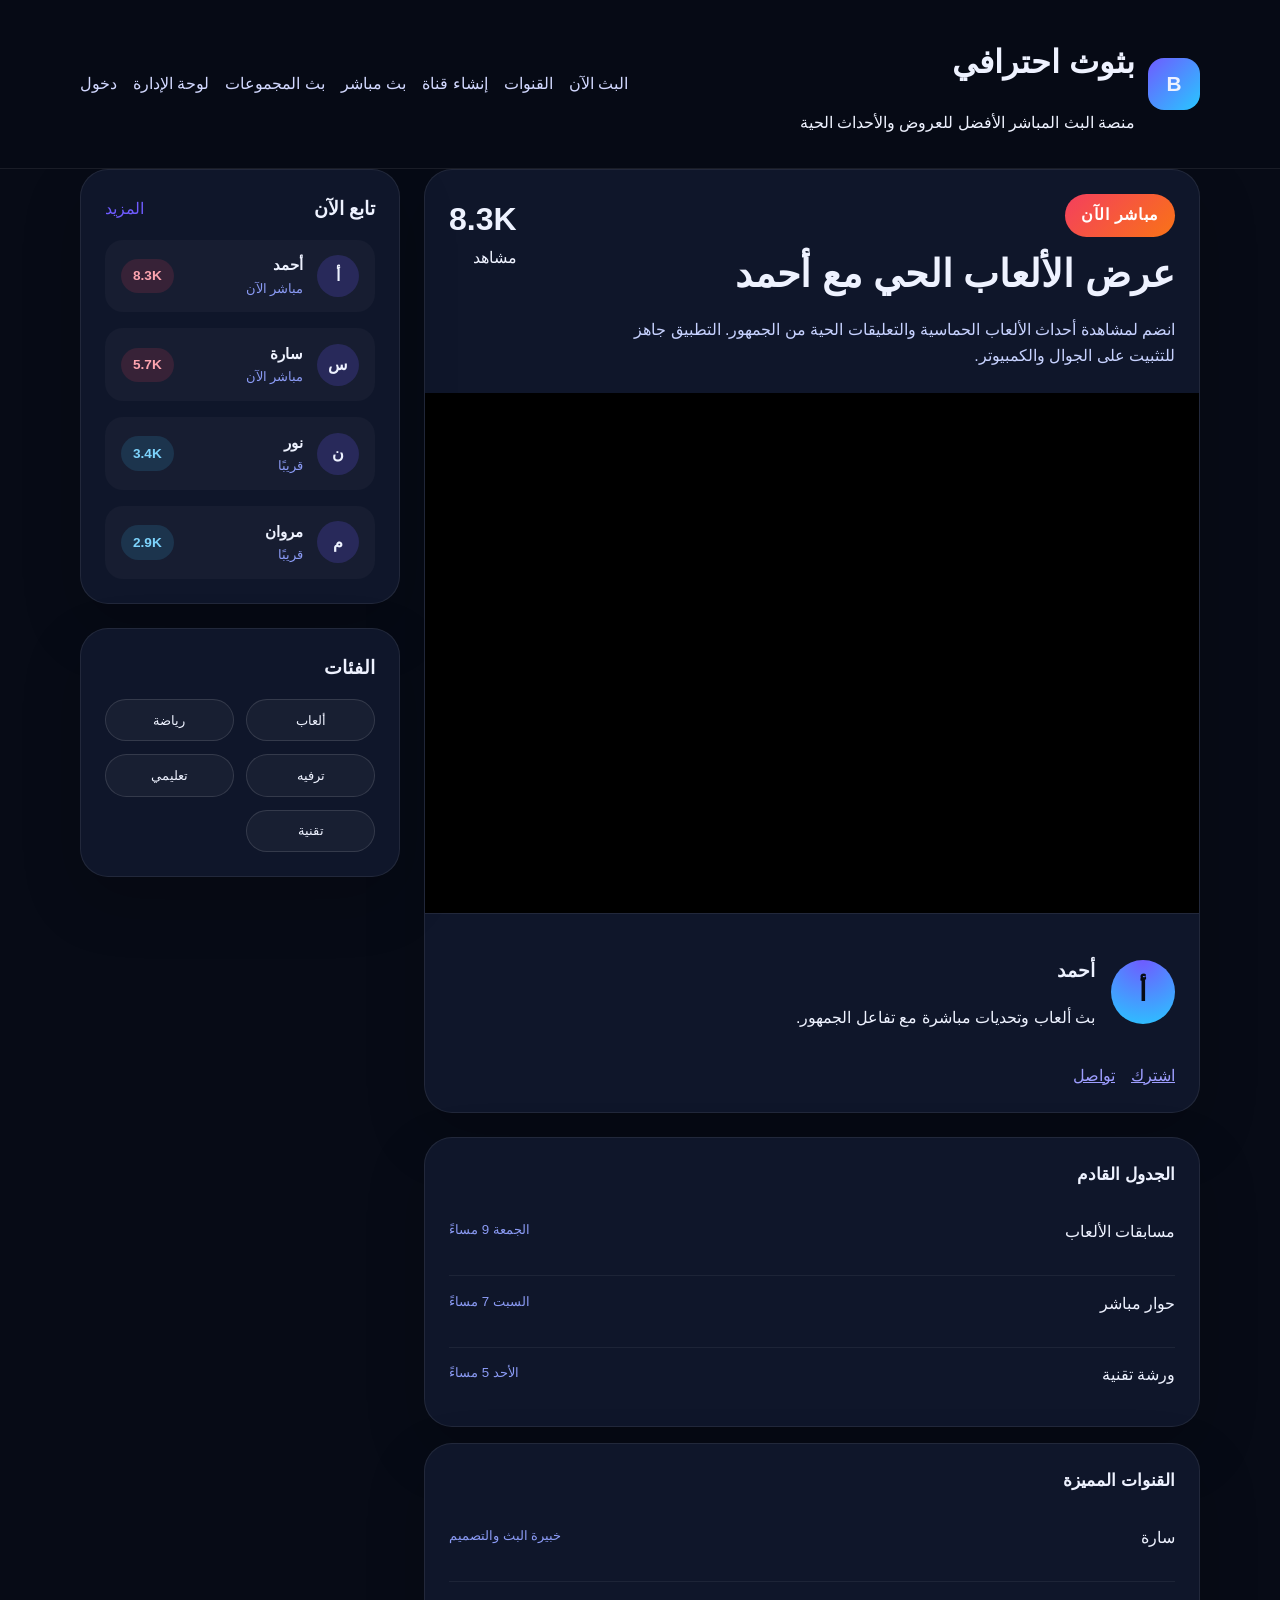
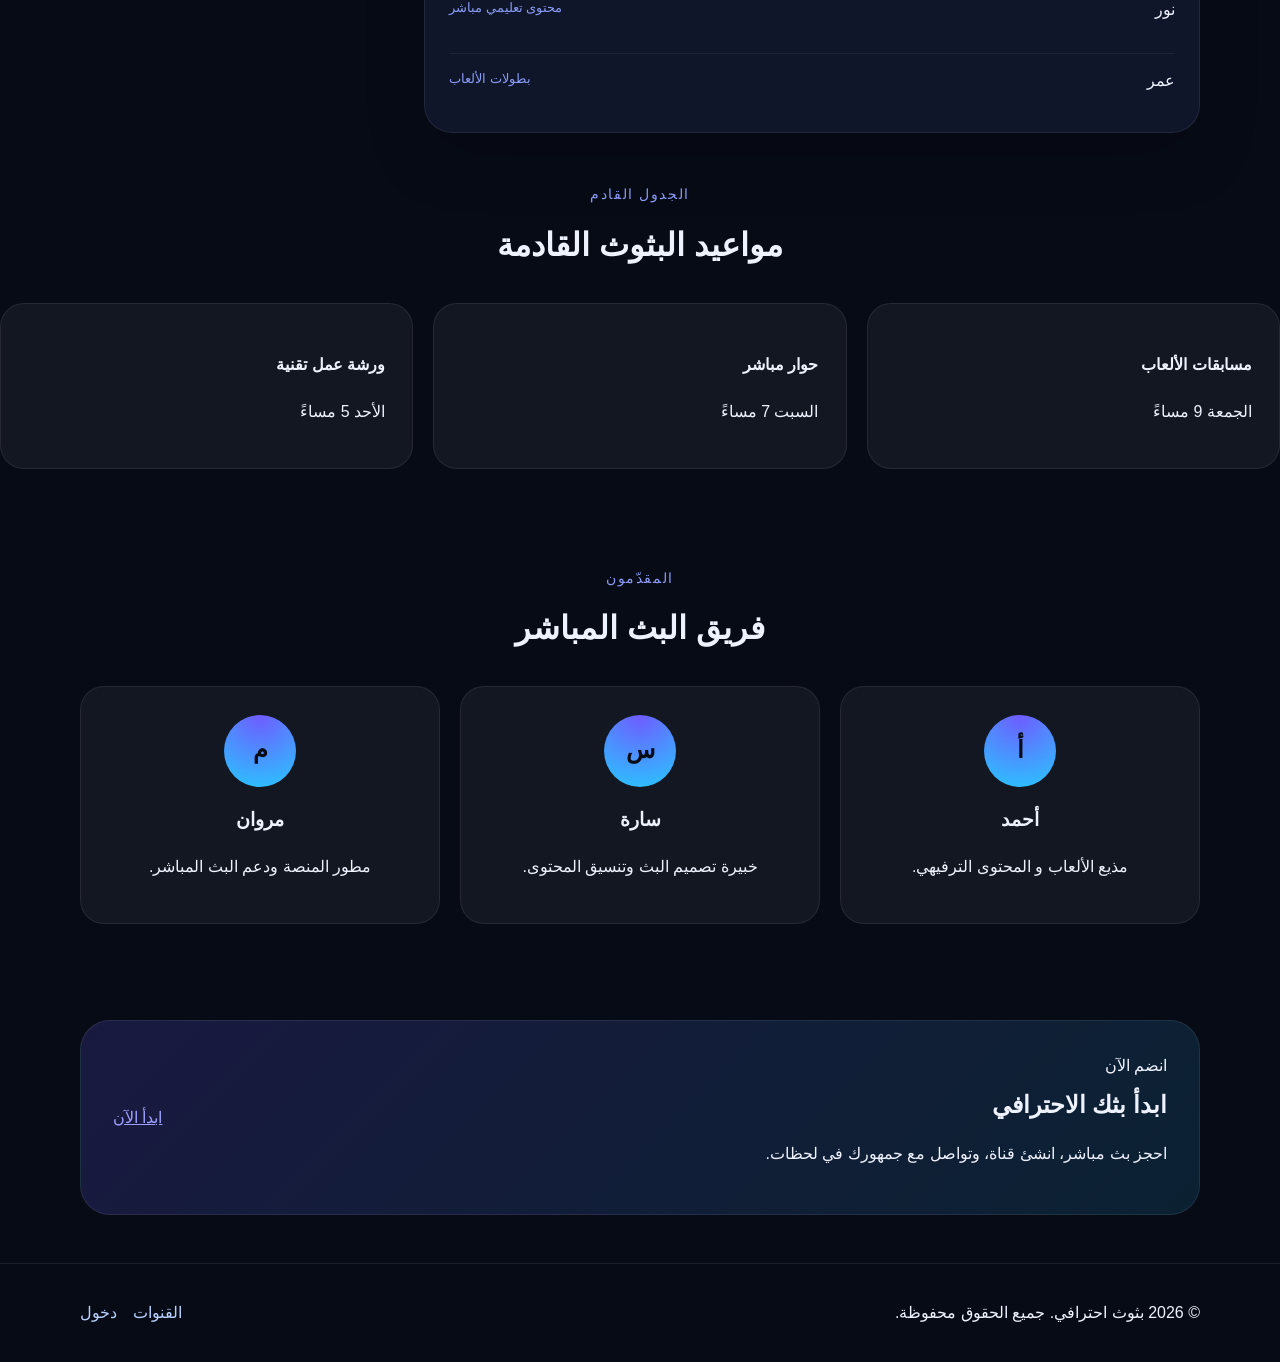
<file: index.html>
<!DOCTYPE html>
<html lang="ar" dir="rtl">
<head>
  <meta charset="UTF-8" />
  <meta name="viewport" content="width=device-width, initial-scale=1.0" />

  <title>بثوث احترافي</title>
  <link rel="stylesheet" href="styles.css" />
  <link rel="manifest" href="manifest.webmanifest" />
  <link rel="icon" href="icon.svg" />
  <meta name="theme-color" content="#1b1e36" />
  <meta name="apple-mobile-web-app-capable" content="yes" />
  <meta name="apple-mobile-web-app-status-bar-style" content="black-translucent" />
</head>
<body>
  <header class="site-header">
    <div class="container header-inner">
      <div class="brand">
        <div class="logo">B</div>
        <div>
          <h1>بثوث احترافي</h1>
          <p>منصة البث المباشر الأفضل للعروض والأحداث الحية</p>
        </div>
      </div>
      <nav class="nav-links">
        <a href="#live">البث الآن</a>
        <a href="channels.html">القنوات</a>
        <a href="create-channel.html">إنشاء قناة</a>
        <a href="broadcast.html">بث مباشر</a>
        <a href="group-broadcast.html">بث المجموعات</a>
        <a href="admin.html">لوحة الإدارة</a>
        <a href="login.html">دخول</a>
      </nav>
      <button id="installBtn" class="btn btn-primary" style="display:none; margin-inline-start:1rem;">تثبيت التطبيق</button>
    </div>
  </header>

  <main>
    <section class="kick-hero" id="live">
      <div class="container kick-grid">
        <div class="main-stream">
          <div class="stream-card">
            <div class="stream-card-header">
              <div>
                <span class="live-badge">مباشر الآن</span>
                <h1>عرض الألعاب الحي مع أحمد</h1>
                <p>انضم لمشاهدة أحداث الألعاب الحماسية والتعليقات الحية من الجمهور. التطبيق جاهز للتثبيت على الجوال والكمبيوتر.</p>
              </div>
              <div class="stream-headline-stats">
                <strong>8.3K</strong>
                <span>مشاهد</span>
              </div>
            </div>

            <div class="video-frame">
              <video id="liveVideo" autoplay muted playsinline loop>
                <source src="https://interactive-examples.mdn.mozilla.net/media/cc0-videos/flower.mp4" type="video/mp4" />
                متصفحك لا يدعم عرض الفيديو.
              </video>
            </div>

            <div class="stream-card-footer">
              <div class="stream-channel">
                <div class="channel-avatar">أ</div>
                <div>
                  <h3>أحمد</h3>
                  <p>بث ألعاب وتحديات مباشرة مع تفاعل الجمهور.</p>
                </div>
              </div>
              <div class="action-buttons">
                <a class="btn btn-primary" href="#">اشترك</a>
                <a class="btn btn-secondary" href="#contact">تواصل</a>
              </div>
            </div>
          </div>

          <div class="panel-group">
            <div class="panel">
              <div class="panel-title">الجدول القادم</div>
              <div class="panel-list">
                <div class="panel-item">
                  <span>مسابقات الألعاب</span>
                  <small>الجمعة 9 مساءً</small>
                </div>
                <div class="panel-item">
                  <span>حوار مباشر</span>
                  <small>السبت 7 مساءً</small>
                </div>
                <div class="panel-item">
                  <span>ورشة تقنية</span>
                  <small>الأحد 5 مساءً</small>
                </div>
              </div>
            </div>
            <div class="panel">
              <div class="panel-title">القنوات المميزة</div>
              <div class="panel-list">
                <div class="panel-item">
                  <span>سارة</span>
                  <small>خبيرة البث والتصميم</small>
                </div>
                <div class="panel-item">
                  <span>نور</span>
                  <small>محتوى تعليمي مباشر</small>
                </div>
                <div class="panel-item">
                  <span>عمر</span>
                  <small>بطولات الألعاب</small>
                </div>
              </div>
            </div>
          </div>
        </div>

        <aside class="sidebar">
          <div class="sidebar-card">
            <div class="sidebar-header">
              <h3>تابع الآن</h3>
              <a href="channels.html">المزيد</a>
            </div>
            <ul class="channel-list">
              <li>
                <div class="channel-row"><span>أ</span><div><strong>أحمد</strong><small>مباشر الآن</small></div></div>
                <span class="status live">8.3K</span>
              </li>
              <li>
                <div class="channel-row"><span>س</span><div><strong>سارة</strong><small>مباشر الآن</small></div></div>
                <span class="status live">5.7K</span>
              </li>
              <li>
                <div class="channel-row"><span>ن</span><div><strong>نور</strong><small>قريبًا</small></div></div>
                <span class="status upcoming">3.4K</span>
              </li>
              <li>
                <div class="channel-row"><span>م</span><div><strong>مروان</strong><small>قريبًا</small></div></div>
                <span class="status upcoming">2.9K</span>
              </li>
            </ul>
          </div>

          <div class="sidebar-card">
            <div class="sidebar-header">
              <h3>الفئات</h3>
            </div>
            <div class="category-tags">
              <button class="tag">ألعاب</button>
              <button class="tag">رياضة</button>
              <button class="tag">ترفيه</button>
              <button class="tag">تعليمي</button>
              <button class="tag">تقنية</button>
            </div>
          </div>
        </aside>
      </div>
    </section>

    <section class="schedule" id="schedule">
      <div class="container section-header">
        <span>الجدول القادم</span>
        <h2>مواعيد البثوث القادمة</h2>
      </div>
      <div class="schedule-grid">
        <div class="schedule-card">
          <h4>مسابقات الألعاب</h4>
          <p>الجمعة 9 مساءً</p>
        </div>
        <div class="schedule-card">
          <h4>حوار مباشر</h4>
          <p>السبت 7 مساءً</p>
        </div>
        <div class="schedule-card">
          <h4>ورشة عمل تقنية</h4>
          <p>الأحد 5 مساءً</p>
        </div>
      </div>
    </section>

    <section class="hosts container" id="hosts">
      <div class="section-header">
        <span>المقدّمون</span>
        <h2>فريق البث المباشر</h2>
      </div>
      <div class="hosts-grid">
        <article class="host-card" onclick="window.location.href='channel.html'" style="cursor: pointer;">
          <div class="avatar">أ</div>
          <h3>أحمد</h3>
          <p>مذيع الألعاب و المحتوى الترفيهي.</p>
        </article>
        <article class="host-card" style="cursor: pointer;">
          <div class="avatar">س</div>
          <h3>سارة</h3>
          <p>خبيرة تصميم البث وتنسيق المحتوى.</p>
        </article>
        <article class="host-card" style="cursor: pointer;">
          <div class="avatar">م</div>
          <h3>مروان</h3>
          <p>مطور المنصة ودعم البث المباشر.</p>
        </article>
      </div>
    </section>

    <section class="contact container" id="contact">
      <div class="contact-card">
        <div>
          <span>انضم الآن</span>
          <h2>ابدأ بثك الاحترافي</h2>
          <p>احجز بث مباشر، انشئ قناة، وتواصل مع جمهورك في لحظات.</p>
        </div>
        <a class="btn btn-primary" href="login.html">ابدأ الآن</a>
      </div>
    </section>
  </main>

  <footer class="footer">
    <div class="container footer-inner">
      <p>© 2026 بثوث احترافي. جميع الحقوق محفوظة.</p>
      <div class="footer-links">
        <a href="channels.html">القنوات</a>
        <a href="login.html">دخول</a>
      </div>
    </div>
  </footer>

  <script src="script.js"></script>
  <script src="pwa.js"></script>
</body>
</html>
</file>
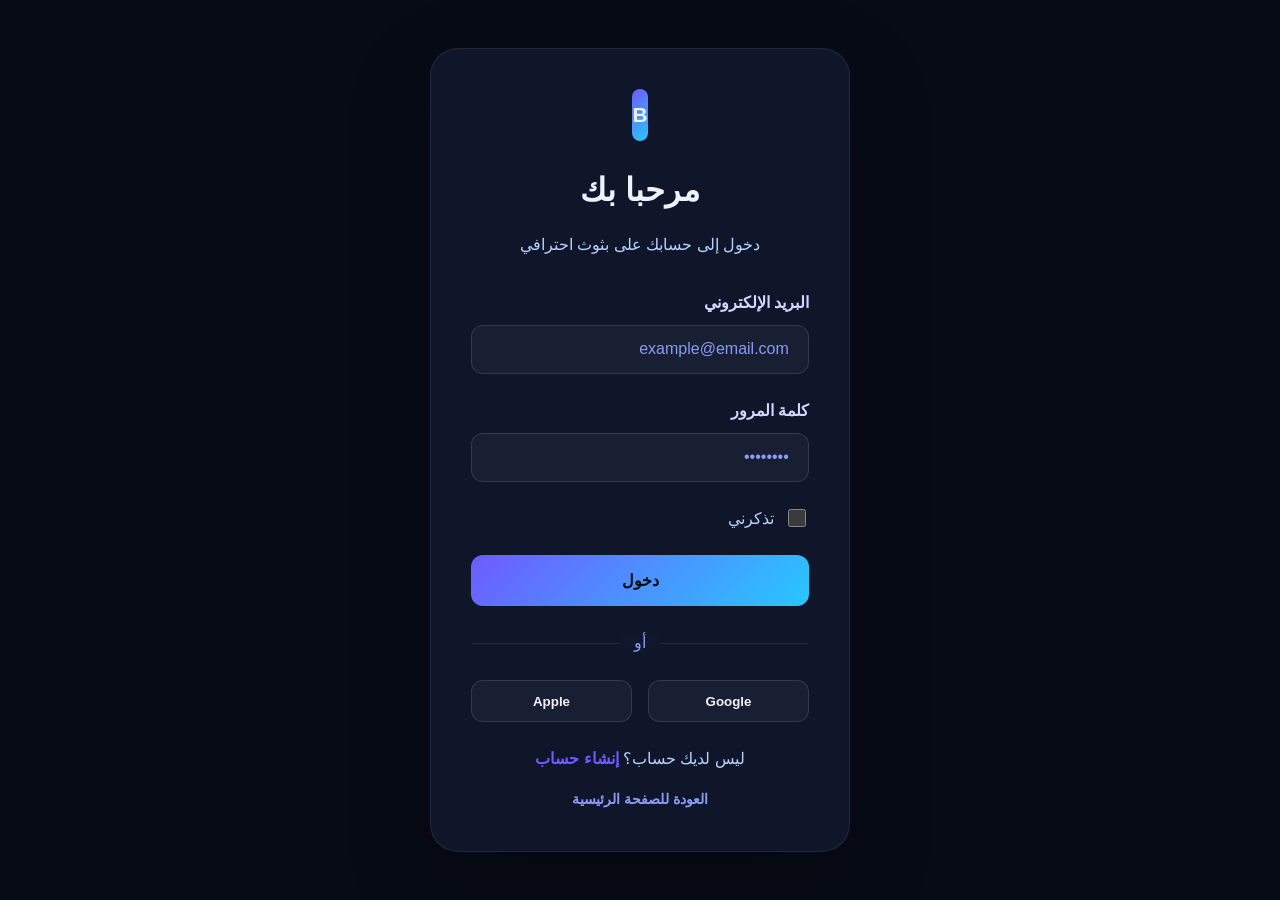
<file: admin.html>
<!DOCTYPE html>
<html lang="ar" dir="rtl">
<head>
  <meta charset="UTF-8" />
  <meta name="viewport" content="width=device-width, initial-scale=1.0" />
  <title>لوحة الإدارة - بثوث احترافي</title>
  <link rel="stylesheet" href="styles.css" />
  <link rel="manifest" href="manifest.webmanifest" />
  <link rel="icon" href="icon.svg" />
  <meta name="theme-color" content="#1b1e36" />
  <meta name="apple-mobile-web-app-capable" content="yes" />
  <meta name="apple-mobile-web-app-status-bar-style" content="black-translucent" />
</head>
<body>
  <header class="site-header">
    <div class="container header-inner">
      <div class="brand">
        <div class="logo">B</div>
        <div>
          <h1>لوحة الإدارة</h1>
          <p>تحكم كامل بمحتوى البث والقنوات والمستخدمين.</p>
        </div>
      </div>
      <nav class="nav-links">
        <a href="index.html">الرئيسية</a>
        <a href="channels.html">القنوات</a>
        <a href="create-channel.html">إنشاء قناة</a>
        <a href="broadcast.html">بث مباشر</a>
        <a href="group-broadcast.html">بث المجموعات</a>
        <a href="#" id="logoutBtn">خروج</a>
      </nav>
    </div>
  </header>

  <main class="admin-main container">
    <section class="admin-top">
      <div class="admin-title">
        <span>مرحبًا بك في لوحة التحكم</span>
        <h2>أداة إدارة الموقع</h2>
      </div>
      <div class="breadcrumbs">
        <span>الرئيسية</span>
        <span>لوحة الإدارة</span>
      </div>
    </section>

    <section class="admin-grid">
      <aside class="admin-sidebar">
        <div class="admin-card">
          <h3>الإحصائيات السريعة</h3>
          <ul>
            <li><strong>8.3K</strong> مشاهدين حالياً</li>
            <li><strong>12</strong> بث مباشر</li>
            <li><strong>24</strong> قناة نشطة</li>
            <li><strong>1.2K</strong> مستخدم جديد هذا الأسبوع</li>
          </ul>
        </div>
        <div class="admin-card">
          <h3>عمليات سريعة</h3>
          <div class="quick-actions">
            <button>إنشاء قناة جديدة</button>
            <button>عرض التنبيهات</button>
            <button>مراجعة البثوث</button>
          </div>
        </div>
      </aside>

      <section class="admin-dashboard">
        <div class="status-cards">
          <article>
            <span>إجمالي المشاهدين</span>
            <strong>184K</strong>
          </article>
          <article>
            <span>البثوث المباشرة</span>
            <strong>12</strong>
          </article>
          <article>
            <span>القنوات</span>
            <strong>24</strong>
          </article>
          <article>
            <span>طلبات جديدة</span>
            <strong>7</strong>
          </article>
        </div>

        <div class="admin-panel">
          <div class="panel-heading">
            <h3>طلبات الموافقة على البثوث</h3>
            <button>تحديث</button>
          </div>
          <table>
            <thead>
              <tr>
                <th>القناة</th>
                <th>المذيع</th>
                <th>الفئة</th>
                <th>الحالة</th>
                <th>إجراءات</th>
              </tr>
            </thead>
            <tbody>
              <tr>
                <td>عمر</td>
                <td>على</td>
                <td>ألعاب</td>
                <td class="status live">مباشر</td>
                <td><button>اعتماد</button><button class="btn-secondary">رفض</button></td>
              </tr>
              <tr>
                <td>نور</td>
                <td>نور</td>
                <td>تعليم</td>
                <td class="status upcoming">قريبًا</td>
                <td><button>اعتماد</button><button class="btn-secondary">رفض</button></td>
              </tr>
              <tr>
                <td>مروان</td>
                <td>مروان</td>
                <td>تقنية</td>
                <td class="status pending">في الانتظار</td>
                <td><button>اعتماد</button><button class="btn-secondary">رفض</button></td>
              </tr>
            </tbody>
          </table>
        </div>

        <div class="admin-panel">
          <div class="panel-heading">
            <h3>أحدث المستخدمين</h3>
          </div>
          <div class="user-list">
            <div>
              <strong>ندى</strong>
              <span>مشترك جديد</span>
            </div>
            <div>
              <strong>سلمان</strong>
              <span>بدأ بثًا جديدًا</span>
            </div>
            <div>
              <strong>ريم</strong>
              <span>طلبت قناة</span>
            </div>
          </div>
        </div>
      </section>
    </section>
  </main>

  <footer class="footer">
    <div class="container footer-inner">
      <p>© 2026 بثوث احترافي. جميع الحقوق محفوظة.</p>
      <div class="footer-links">
        <a href="index.html">الرئيسية</a>
        <a href="channels.html">القنوات</a>
      </div>
    </div>
  </footer>

  <script>
    const isAdmin = localStorage.getItem('adminAuth') === 'true';
    if (!isAdmin) {
      alert('يجب تسجيل الدخول كمسؤول للوصول إلى لوحة الإدارة');
      window.location.href = 'login.html';
    }

    function logoutAdmin() {
      localStorage.removeItem('adminAuth');
      localStorage.removeItem('rememberAdmin');
      localStorage.removeItem('userAuth');
      localStorage.removeItem('rememberUser');
      window.location.href = 'login.html';
    }
  </script>
  <script src="pwa.js"></script>
</body>
</html>
</file>
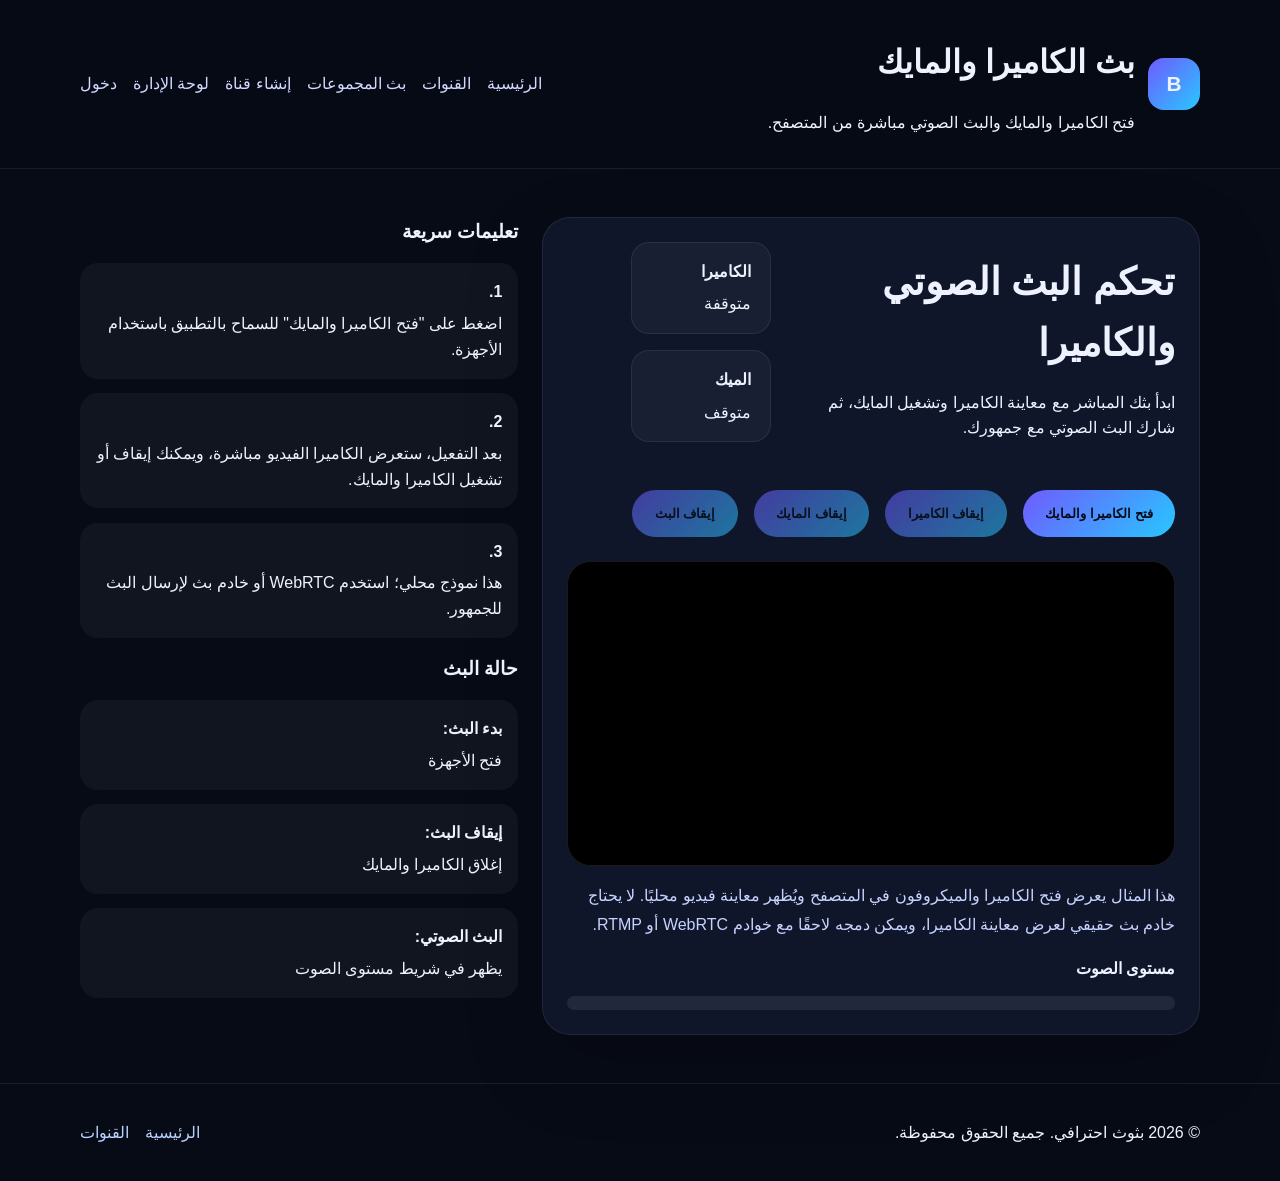
<file: broadcast.html>
<!DOCTYPE html>
<html lang="ar" dir="rtl">
<head>
  <meta charset="UTF-8" />
  <meta name="viewport" content="width=device-width, initial-scale=1.0" />
  <title>بث الكاميرا والميك - بثوث احترافي</title>
  <link rel="stylesheet" href="styles.css" />
  <link rel="manifest" href="manifest.webmanifest" />
  <link rel="icon" href="icon.svg" />
  <meta name="theme-color" content="#1b1e36" />
  <meta name="apple-mobile-web-app-capable" content="yes" />
  <meta name="apple-mobile-web-app-status-bar-style" content="black-translucent" />
  <style>
    .broadcast-page {
      padding: 3rem 0;
    }

    .broadcast-grid {
      display: grid;
      grid-template-columns: 1.2fr 0.8fr;
      gap: 1.5rem;
      align-items: start;
    }

    .broadcast-card {
      background: rgba(16, 24, 44, 0.95);
      border: 1px solid rgba(255, 255, 255, 0.08);
      border-radius: 28px;
      padding: 1.5rem;
      box-shadow: 0 30px 80px rgba(0, 0, 0, 0.18);
    }

    .broadcast-header {
      display: flex;
      justify-content: space-between;
      align-items: center;
      gap: 1rem;
      margin-bottom: 1.5rem;
    }

    .broadcast-header h1 {
      margin: 0;
      font-size: clamp(2rem, 3vw, 2.6rem);
    }

    .broadcast-controls {
      display: flex;
      flex-wrap: wrap;
      gap: 1rem;
      margin-bottom: 1.5rem;
    }

    .broadcast-controls button {
      padding: 1rem 1.4rem;
      border: none;
      border-radius: 999px;
      cursor: pointer;
      font-weight: 700;
      background: linear-gradient(135deg, #6f5bff, #28c7ff);
      color: #070b16;
      transition: transform 0.2s ease, opacity 0.2s ease;
    }

    .broadcast-controls button.disabled {
      opacity: 0.55;
      cursor: not-allowed;
    }

    .broadcast-status {
      display: flex;
      gap: 1rem;
      flex-wrap: wrap;
      margin-bottom: 1.5rem;
    }

    .broadcast-status div {
      background: rgba(255, 255, 255, 0.04);
      border: 1px solid rgba(255, 255, 255, 0.08);
      border-radius: 18px;
      padding: 1rem 1.2rem;
      min-width: 140px;
    }

    .broadcast-status strong {
      display: block;
      margin-bottom: 0.45rem;
      color: #eef2ff;
    }

    .preview-card {
      border-radius: 24px;
      overflow: hidden;
      background: #000;
      border: 1px solid rgba(255, 255, 255, 0.1);
    }

    .preview-card video,
    .preview-card audio {
      width: 100%;
      display: block;
      background: #000;
    }

    .audio-meter {
      width: 100%;
      height: 14px;
      background: rgba(255, 255, 255, 0.08);
      border-radius: 999px;
      overflow: hidden;
      margin-top: 0.9rem;
    }

    .audio-meter-fill {
      height: 100%;
      width: 0;
      background: linear-gradient(90deg, #34d399, #10b981);
      border-radius: 999px;
      transition: width 0.1s ease;
    }

    .broadcast-info p {
      color: #c7d2ff;
      line-height: 1.8;
    }

    .sidebar-panel {
      display: grid;
      gap: 1rem;
    }

    .sidebar-panel .panel-title {
      margin: 0 0 1rem;
      font-size: 1.2rem;
      color: #eef2ff;
    }

    .sidebar-panel ul {
      list-style: none;
      padding: 0;
      margin: 0;
      display: grid;
      gap: 0.9rem;
    }

    .sidebar-panel li {
      padding: 1rem;
      border-radius: 18px;
      background: rgba(255, 255, 255, 0.04);
      color: #eef2ff;
    }

    .sidebar-panel li strong {
      display: block;
      margin-bottom: 0.4rem;
    }

    @media (max-width: 900px) {
      .broadcast-grid {
        grid-template-columns: 1fr;
      }
    }
  </style>
</head>
<body>
  <header class="site-header">
    <div class="container header-inner">
      <div class="brand">
        <div class="logo">B</div>
        <div>
          <h1>بث الكاميرا والمايك</h1>
          <p>فتح الكاميرا والمايك والبث الصوتي مباشرة من المتصفح.</p>
        </div>
      </div>
      <nav class="nav-links">
        <a href="index.html">الرئيسية</a>
        <a href="channels.html">القنوات</a>
        <a href="group-broadcast.html">بث المجموعات</a>
        <a href="create-channel.html">إنشاء قناة</a>
        <a href="admin.html">لوحة الإدارة</a>
        <a href="login.html">دخول</a>
      </nav>
    </div>
  </header>

  <main class="broadcast-page container">
    <div class="broadcast-grid">
      <section class="broadcast-card">
        <div class="broadcast-header">
          <div>
            <h1>تحكم البث الصوتي والكاميرا</h1>
            <p class="broadcast-info">ابدأ بثك المباشر مع معاينة الكاميرا وتشغيل المايك، ثم شارك البث الصوتي مع جمهورك.</p>
          </div>
          <div class="broadcast-status">
            <div>
              <strong>الكاميرا</strong>
              <span id="cameraState">متوقفة</span>
            </div>
            <div>
              <strong>الميك</strong>
              <span id="micState">متوقف</span>
            </div>
          </div>
        </div>

        <div class="broadcast-controls">
          <button id="startBtn">فتح الكاميرا والمايك</button>
          <button id="toggleCamBtn" class="disabled" disabled>إيقاف الكاميرا</button>
          <button id="toggleMicBtn" class="disabled" disabled>إيقاف المايك</button>
          <button id="stopBtn" class="disabled" disabled>إيقاف البث</button>
        </div>

        <div class="preview-card">
          <video id="previewVideo" autoplay playsinline muted></video>
        </div>

        <div class="broadcast-info">
          <p>هذا المثال يعرض فتح الكاميرا والميكروفون في المتصفح ويُظهر معاينة فيديو محليًا. لا يحتاج خادم بث حقيقي لعرض معاينة الكاميرا، ويمكن دمجه لاحقًا مع خوادم WebRTC أو RTMP.</p>
          <div>
            <strong>مستوى الصوت</strong>
            <div class="audio-meter"><div class="audio-meter-fill" id="audioLevel"></div></div>
          </div>
        </div>
      </section>

      <aside class="sidebar-panel">
        <div>
          <h2 class="panel-title">تعليمات سريعة</h2>
          <ul>
            <li><strong>1.</strong> اضغط على "فتح الكاميرا والمايك" للسماح بالتطبيق باستخدام الأجهزة.</li>
            <li><strong>2.</strong> بعد التفعيل، ستعرض الكاميرا الفيديو مباشرة، ويمكنك إيقاف أو تشغيل الكاميرا والمايك.</li>
            <li><strong>3.</strong> هذا نموذج محلي؛ استخدم WebRTC أو خادم بث لإرسال البث للجمهور.</li>
          </ul>
        </div>
        <div>
          <h2 class="panel-title">حالة البث</h2>
          <ul>
            <li><strong>بدء البث:</strong> فتح الأجهزة</li>
            <li><strong>إيقاف البث:</strong> إغلاق الكاميرا والمايك</li>
            <li><strong>البث الصوتي:</strong> يظهر في شريط مستوى الصوت</li>
          </ul>
        </div>
      </aside>
    </div>
  </main>

  <footer class="footer">
    <div class="container footer-inner">
      <p>© 2026 بثوث احترافي. جميع الحقوق محفوظة.</p>
      <div class="footer-links">
        <a href="index.html">الرئيسية</a>
        <a href="channels.html">القنوات</a>
      </div>
    </div>
  </footer>

  <script>
    const startBtn = document.getElementById('startBtn');
    const stopBtn = document.getElementById('stopBtn');
    const toggleCamBtn = document.getElementById('toggleCamBtn');
    const toggleMicBtn = document.getElementById('toggleMicBtn');
    const cameraState = document.getElementById('cameraState');
    const micState = document.getElementById('micState');
    const previewVideo = document.getElementById('previewVideo');
    const audioLevel = document.getElementById('audioLevel');

    let localStream = null;
    let audioContext = null;
    let analyser = null;
    let microphoneSource = null;
    let animationId = null;

    async function startBroadcast() {
      try {
        localStream = await navigator.mediaDevices.getUserMedia({ video: true, audio: true });
        previewVideo.srcObject = localStream;
        previewVideo.play();
        cameraState.textContent = 'مفعلة';
        micState.textContent = 'مفعّل';
        toggleCamBtn.disabled = false;
        toggleMicBtn.disabled = false;
        stopBtn.disabled = false;
        toggleCamBtn.classList.remove('disabled');
        toggleMicBtn.classList.remove('disabled');
        stopBtn.classList.remove('disabled');
        startBtn.classList.add('disabled');
        startBtn.disabled = true;
        initAudioMeter();
      } catch (error) {
        alert('فشل في الوصول إلى الكاميرا أو الميكروفون. تأكد من السماح للأجهزة.');
        console.error(error);
      }
    }

    function stopBroadcast() {
      if (!localStream) return;
      localStream.getTracks().forEach(track => track.stop());
      localStream = null;
      previewVideo.srcObject = null;
      cameraState.textContent = 'متوقفة';
      micState.textContent = 'متوقف';
      toggleCamBtn.disabled = true;
      toggleMicBtn.disabled = true;
      stopBtn.disabled = true;
      toggleCamBtn.classList.add('disabled');
      toggleMicBtn.classList.add('disabled');
      stopBtn.classList.add('disabled');
      startBtn.disabled = false;
      startBtn.classList.remove('disabled');
      audioLevel.style.width = '0%';
      if (audioContext) {
        audioContext.close();
        audioContext = null;
      }
      if (animationId) {
        cancelAnimationFrame(animationId);
      }
    }

    function toggleCamera() {
      if (!localStream) return;
      const videoTrack = localStream.getVideoTracks()[0];
      if (!videoTrack) return;
      videoTrack.enabled = !videoTrack.enabled;
      cameraState.textContent = videoTrack.enabled ? 'مفعلة' : 'متوقفة';
      toggleCamBtn.textContent = videoTrack.enabled ? 'إيقاف الكاميرا' : 'تشغيل الكاميرا';
    }

    function toggleMic() {
      if (!localStream) return;
      const audioTrack = localStream.getAudioTracks()[0];
      if (!audioTrack) return;
      audioTrack.enabled = !audioTrack.enabled;
      micState.textContent = audioTrack.enabled ? 'مفعّل' : 'متوقف';
      toggleMicBtn.textContent = audioTrack.enabled ? 'إيقاف المايك' : 'تشغيل المايك';
    }

    function initAudioMeter() {
      if (!localStream) return;
      audioContext = new (window.AudioContext || window.webkitAudioContext)();
      analyser = audioContext.createAnalyser();
      microphoneSource = audioContext.createMediaStreamSource(localStream);
      microphoneSource.connect(analyser);
      analyser.fftSize = 256;
      const dataArray = new Uint8Array(analyser.frequencyBinCount);

      function updateMeter() {
        analyser.getByteFrequencyData(dataArray);
        const sum = dataArray.reduce((acc, value) => acc + value, 0);
        const average = sum / dataArray.length;
        const level = Math.min(100, Math.max(0, (average / 255) * 100));
        audioLevel.style.width = `${level}%`;
        animationId = requestAnimationFrame(updateMeter);
      }

      updateMeter();
    }

    startBtn.addEventListener('click', startBroadcast);
    stopBtn.addEventListener('click', stopBroadcast);
    toggleCamBtn.addEventListener('click', toggleCamera);
    toggleMicBtn.addEventListener('click', toggleMic);
  </script>
  <script src="pwa.js"></script>
</body>
</html>
</file>
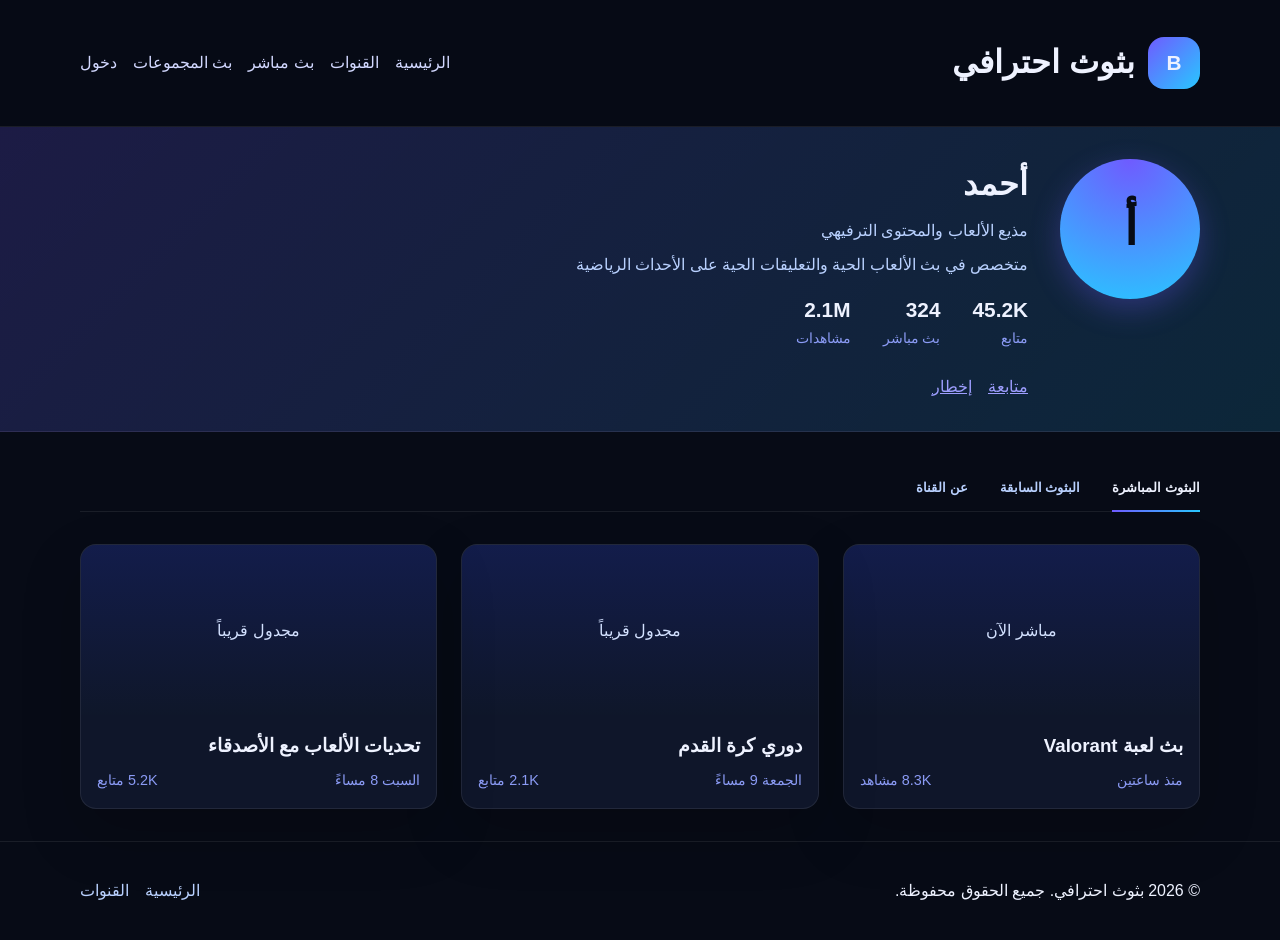
<file: channel.html>
<!DOCTYPE html>
<html lang="ar" dir="rtl">
<head>
  <meta charset="UTF-8" />
  <meta name="viewport" content="width=device-width, initial-scale=1.0" />
  <title>قناة أحمد - بثوث احترافي</title>
  <link rel="stylesheet" href="styles.css" />
  <link rel="manifest" href="manifest.webmanifest" />
  <link rel="icon" href="icon.svg" />
  <meta name="theme-color" content="#1b1e36" />
  <meta name="apple-mobile-web-app-capable" content="yes" />
  <meta name="apple-mobile-web-app-status-bar-style" content="black-translucent" />
  <style>
    .channel-header {
      background: linear-gradient(135deg, rgba(111, 91, 255, 0.2), rgba(40, 199, 255, 0.15));
      padding: 2rem 0;
      border-bottom: 1px solid rgba(255, 255, 255, 0.08);
    }

    .channel-info {
      display: flex;
      gap: 2rem;
      align-items: flex-start;
    }

    .channel-banner {
      width: 140px;
      height: 140px;
      border-radius: 50%;
      background: radial-gradient(circle at top, #6f5bff 0%, #28c7ff 100%);
      display: grid;
      place-items: center;
      font-size: 3rem;
      font-weight: 700;
      color: #070b16;
      box-shadow: 0 10px 30px rgba(111, 91, 255, 0.3);
    }

    .channel-details h1 {
      margin: 0 0 0.5rem;
      font-size: 2rem;
    }

    .channel-details p {
      color: #b9d1ff;
      margin: 0.5rem 0;
    }

    .channel-stats {
      display: flex;
      gap: 2rem;
      margin-top: 1rem;
    }

    .stat-item {
      display: flex;
      flex-direction: column;
    }

    .stat-item strong {
      font-size: 1.3rem;
    }

    .stat-item span {
      color: #8b9bf5;
      font-size: 0.9rem;
    }

    .channel-actions {
      display: flex;
      gap: 1rem;
      margin-top: 1.5rem;
    }

    .tabs {
      display: flex;
      gap: 2rem;
      border-bottom: 1px solid rgba(255, 255, 255, 0.08);
      margin-top: 2rem;
    }

    .tab-btn {
      padding: 1rem 0;
      background: none;
      border: none;
      color: #b9d1ff;
      cursor: pointer;
      font-weight: 600;
      position: relative;
      transition: color 0.2s ease;
    }

    .tab-btn.active {
      color: #eef2ff;
    }

    .tab-btn.active::after {
      content: '';
      position: absolute;
      bottom: -1px;
      left: 0;
      right: 0;
      height: 2px;
      background: linear-gradient(90deg, #6f5bff, #28c7ff);
    }

    .tab-btn:hover {
      color: #d2d8ff;
    }

    .tab-content {
      display: none;
      padding: 2rem 0;
    }

    .tab-content.active {
      display: block;
    }

    .stream-grid {
      display: grid;
      gap: 1.5rem;
      grid-template-columns: repeat(auto-fill, minmax(300px, 1fr));
    }

    .stream-card {
      background: rgba(16, 24, 44, 0.95);
      border: 1px solid rgba(255, 255, 255, 0.08);
      border-radius: 16px;
      overflow: hidden;
      cursor: pointer;
      transition: transform 0.2s ease, border-color 0.2s ease;
    }

    .stream-card:hover {
      transform: translateY(-4px);
      border-color: rgba(111, 91, 255, 0.4);
    }

    .stream-thumbnail {
      width: 100%;
      height: 170px;
      background: linear-gradient(180deg, rgba(35, 58, 223, 0.18), rgba(15, 23, 42, 0.75));
      display: grid;
      place-items: center;
      color: #d3e1ff;
    }

    .stream-info {
      padding: 1rem;
    }

    .stream-info h3 {
      margin: 0 0 0.5rem;
    }

    .stream-meta {
      display: flex;
      justify-content: space-between;
      color: #8b9bf5;
      font-size: 0.9rem;
    }

    .about-section {
      background: rgba(255, 255, 255, 0.05);
      border: 1px solid rgba(255, 255, 255, 0.08);
      border-radius: 16px;
      padding: 1.5rem;
      max-width: 600px;
    }
  </style>
</head>
<body>
  <header class="site-header">
    <div class="container header-inner">
      <div class="brand">
        <div class="logo">B</div>
        <div>
          <h1>بثوث احترافي</h1>
        </div>
      </div>
      <nav class="nav-links">
        <a href="index.html">الرئيسية</a>
        <a href="channels.html">القنوات</a>
        <a href="broadcast.html">بث مباشر</a>
        <a href="group-broadcast.html">بث المجموعات</a>
        <a href="login.html">دخول</a>
      </nav>
    </div>
  </header>

  <main>
    <section class="channel-header">
      <div class="container channel-info">
        <div class="channel-banner">أ</div>
        <div class="channel-details">
          <h1>أحمد</h1>
          <p>مذيع الألعاب والمحتوى الترفيهي</p>
          <p>متخصص في بث الألعاب الحية والتعليقات الحية على الأحداث الرياضية</p>
          <div class="channel-stats">
            <div class="stat-item">
              <strong>45.2K</strong>
              <span>متابع</span>
            </div>
            <div class="stat-item">
              <strong>324</strong>
              <span>بث مباشر</span>
            </div>
            <div class="stat-item">
              <strong>2.1M</strong>
              <span>مشاهدات</span>
            </div>
          </div>
          <div class="channel-actions">
            <a class="btn btn-primary" href="#">متابعة</a>
            <a class="btn btn-secondary" href="#">إخطار</a>
          </div>
        </div>
      </div>
    </section>

    <section class="container">
      <div class="tabs">
        <button class="tab-btn active" onclick="switchTab(event, 'streams')">البثوث المباشرة</button>
        <button class="tab-btn" onclick="switchTab(event, 'past')">البثوث السابقة</button>
        <button class="tab-btn" onclick="switchTab(event, 'about')">عن القناة</button>
      </div>

      <div id="streams" class="tab-content active">
        <div class="stream-grid">
          <div class="stream-card">
            <div class="stream-thumbnail">
              <span>مباشر الآن</span>
            </div>
            <div class="stream-info">
              <h3>بث لعبة Valorant</h3>
              <div class="stream-meta">
                <span>منذ ساعتين</span>
                <span>8.3K مشاهد</span>
              </div>
            </div>
          </div>
          <div class="stream-card">
            <div class="stream-thumbnail">
              <span>مجدول قريباً</span>
            </div>
            <div class="stream-info">
              <h3>دوري كرة القدم</h3>
              <div class="stream-meta">
                <span>الجمعة 9 مساءً</span>
                <span>2.1K متابع</span>
              </div>
            </div>
          </div>
          <div class="stream-card">
            <div class="stream-thumbnail">
              <span>مجدول قريباً</span>
            </div>
            <div class="stream-info">
              <h3>تحديات الألعاب مع الأصدقاء</h3>
              <div class="stream-meta">
                <span>السبت 8 مساءً</span>
                <span>5.2K متابع</span>
              </div>
            </div>
          </div>
        </div>
      </div>

      <div id="past" class="tab-content">
        <div class="stream-grid">
          <div class="stream-card">
            <div class="stream-thumbnail">
              <span>مسجل</span>
            </div>
            <div class="stream-info">
              <h3>بث الأمس - الألعاب الحية</h3>
              <div class="stream-meta">
                <span>قبل يوم</span>
                <span>12.5K مشاهدة</span>
              </div>
            </div>
          </div>
          <div class="stream-card">
            <div class="stream-thumbnail">
              <span>مسجل</span>
            </div>
            <div class="stream-info">
              <h3>حلقة الأسبوع الماضي</h3>
              <div class="stream-meta">
                <span>قبل 7 أيام</span>
                <span>18.3K مشاهدة</span>
              </div>
            </div>
          </div>
        </div>
      </div>

      <div id="about" class="tab-content">
        <div class="about-section">
          <h2>عن أحمد</h2>
          <p>أحمد مذيع محترف متخصص في البث المباشر للألعاب والأحداث الرياضية. بدأ مساره في عالم البث قبل 5 سنوات وحقق انجازات كبيرة في المنطقة.</p>
          <p><strong>تخصصات البث:</strong> الألعاب، الرياضة، الترفيه، والحوارات</p>
          <p><strong>أفضل أوقات البث:</strong> الجمعة والسبت والأحد، من 7 مساءً إلى منتصف الليل</p>
          <p><strong>الدعم:</strong> يمكنك دعم القناة من خلال الاشتراك أو الهدايا المباشرة أثناء البث.</p>
        </div>
      </div>
    </section>
  </main>

  <footer class="footer">
    <div class="container footer-inner">
      <p>© 2026 بثوث احترافي. جميع الحقوق محفوظة.</p>
      <div class="footer-links">
        <a href="index.html">الرئيسية</a>
        <a href="channels.html">القنوات</a>
      </div>
    </div>
  </footer>

  <script>
    function switchTab(event, tabId) {
      const tabs = document.querySelectorAll('.tab-content');
      const buttons = document.querySelectorAll('.tab-btn');
      
      tabs.forEach(tab => tab.classList.remove('active'));
      buttons.forEach(btn => btn.classList.remove('active'));
      
      document.getElementById(tabId).classList.add('active');
      event.target.classList.add('active');
    }
  </script>
  <script src="pwa.js"></script>
</body>
</html>
</file>
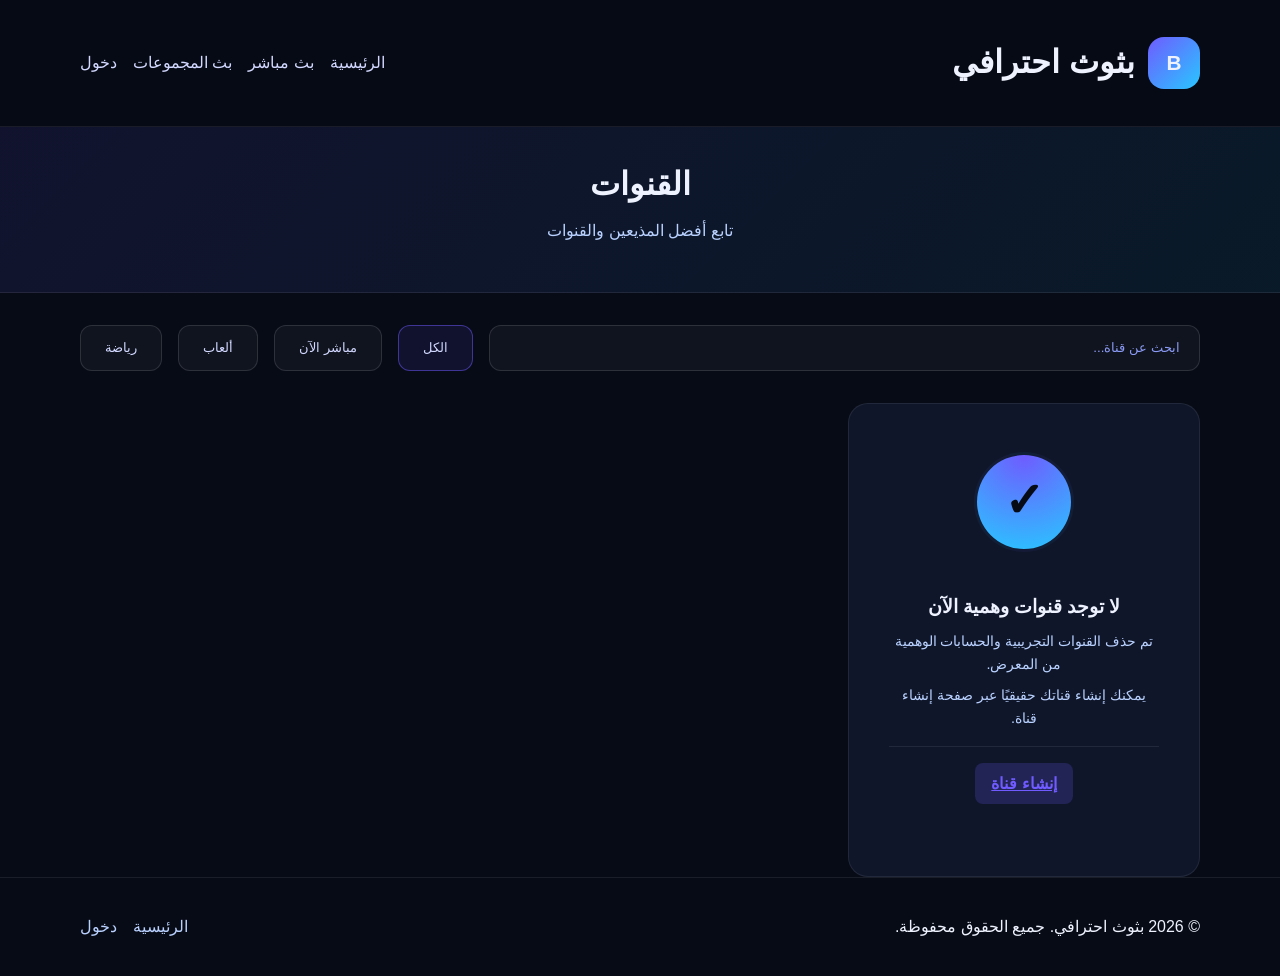
<file: channels.html>
<!DOCTYPE html>
<html lang="ar" dir="rtl">
<head>
  <meta charset="UTF-8" />
  <meta name="viewport" content="width=device-width, initial-scale=1.0" />
  <title>القنوات - بثوث احترافي</title>
  <link rel="stylesheet" href="styles.css" />
  <link rel="manifest" href="manifest.webmanifest" />
  <link rel="icon" href="icon.svg" />
  <meta name="theme-color" content="#1b1e36" />
  <meta name="apple-mobile-web-app-capable" content="yes" />
  <meta name="apple-mobile-web-app-status-bar-style" content="black-translucent" />
  <style>
    .channels-header {
      text-align: center;
      padding: 2rem 0;
      background: linear-gradient(135deg, rgba(111, 91, 255, 0.1), rgba(40, 199, 255, 0.08));
      border-bottom: 1px solid rgba(255, 255, 255, 0.08);
    }

    .search-filter {
      display: flex;
      gap: 1rem;
      margin: 2rem 0;
      flex-wrap: wrap;
    }

    .search-box {
      flex: 1;
      min-width: 250px;
      padding: 0.9rem 1.2rem;
      border: 1px solid rgba(255, 255, 255, 0.12);
      border-radius: 12px;
      background: rgba(255, 255, 255, 0.04);
      color: #eef2ff;
    }

    .search-box::placeholder {
      color: #8b9bf5;
    }

    .filter-btn {
      padding: 0.9rem 1.5rem;
      border: 1px solid rgba(255, 255, 255, 0.12);
      border-radius: 12px;
      background: rgba(255, 255, 255, 0.04);
      color: #d2d8ff;
      cursor: pointer;
      transition: border-color 0.2s ease;
    }

    .filter-btn:hover,
    .filter-btn.active {
      border-color: rgba(111, 91, 255, 0.5);
      background: rgba(111, 91, 255, 0.1);
    }

    .channels-grid {
      display: grid;
      gap: 2rem;
      grid-template-columns: repeat(auto-fill, minmax(280px, 1fr));
    }

    .channel-card {
      background: rgba(16, 24, 44, 0.95);
      border: 1px solid rgba(255, 255, 255, 0.08);
      border-radius: 20px;
      overflow: hidden;
      cursor: pointer;
      transition: transform 0.2s ease, border-color 0.2s ease, box-shadow 0.2s ease;
    }

    .channel-card:hover {
      transform: translateY(-6px);
      border-color: rgba(111, 91, 255, 0.3);
      box-shadow: 0 20px 60px rgba(111, 91, 255, 0.15);
    }

    .channel-cover {
      width: 100%;
      height: 150px;
      background: linear-gradient(135deg, rgba(111, 91, 255, 0.2), rgba(40, 199, 255, 0.15));
      display: flex;
      align-items: flex-end;
      padding: 1rem;
      position: relative;
    }

    .channel-avatar {
      width: 80px;
      height: 80px;
      border-radius: 50%;
      background: radial-gradient(circle at top, #6f5bff 0%, #28c7ff 100%);
      display: grid;
      place-items: center;
      font-size: 2rem;
      font-weight: 700;
      color: #070b16;
      border: 3px solid rgba(16, 24, 44, 0.95);
    }

    .live-badge {
      position: absolute;
      top: 10px;
      right: 10px;
      background: #ef4444;
      color: white;
      padding: 0.4rem 0.8rem;
      border-radius: 999px;
      font-size: 0.75rem;
      font-weight: 700;
    }

    .channel-body {
      padding: 1.5rem;
    }

    .channel-body h3 {
      margin: 0 0 0.4rem;
    }

    .channel-body p {
      color: #b9d1ff;
      font-size: 0.9rem;
      margin: 0.5rem 0;
    }

    .channel-footer {
      display: flex;
      justify-content: space-between;
      align-items: center;
      margin-top: 1rem;
      padding-top: 1rem;
      border-top: 1px solid rgba(255, 255, 255, 0.08);
    }

    .followers {
      color: #8b9bf5;
      font-size: 0.85rem;
    }

    .view-btn {
      background: rgba(111, 91, 255, 0.2);
      color: #6f5bff;
      border: none;
      padding: 0.5rem 1rem;
      border-radius: 8px;
      cursor: pointer;
      font-weight: 600;
      transition: background 0.2s ease;
    }

    .view-btn:hover {
      background: rgba(111, 91, 255, 0.3);
    }
  </style>
</head>
<body>
  <header class="site-header">
    <div class="container header-inner">
      <div class="brand">
        <div class="logo">B</div>
        <div>
          <h1>بثوث احترافي</h1>
        </div>
      </div>
      <nav class="nav-links">
        <a href="index.html">الرئيسية</a>
        <a href="broadcast.html">بث مباشر</a>
        <a href="group-broadcast.html">بث المجموعات</a>
        <a href="login.html">دخول</a>
      </nav>
    </div>
  </header>

  <main>
    <section class="channels-header">
      <div class="container">
        <h2 style="margin: 0; font-size: 2rem;">القنوات</h2>
        <p style="color: #b9d1ff; margin-top: 0.5rem;">تابع أفضل المذيعين والقنوات</p>
      </div>
    </section>

    <section class="container">
      <div class="search-filter">
        <input type="text" class="search-box" placeholder="ابحث عن قناة..." />
        <button class="filter-btn active">الكل</button>
        <button class="filter-btn">مباشر الآن</button>
        <button class="filter-btn">ألعاب</button>
        <button class="filter-btn">رياضة</button>
      </div>

      <div class="channels-grid">
        <div class="channel-card" style="text-align:center; padding: 3rem 1rem;">
          <div class="channel-avatar" style="margin:0 auto 1rem; width:100px; height:100px; font-size:3rem;">✓</div>
          <div class="channel-body">
            <h3>لا توجد قنوات وهمية الآن</h3>
            <p>تم حذف القنوات التجريبية والحسابات الوهمية من المعرض.</p>
            <p>يمكنك إنشاء قناتك حقيقيًا عبر صفحة إنشاء قناة.</p>
            <div class="channel-footer" style="justify-content:center; gap:1rem;">
              <a href="create-channel.html" class="view-btn">إنشاء قناة</a>
            </div>
          </div>
        </div>
      </div>
    </section>
  </main>

  <footer class="footer">
    <div class="container footer-inner">
      <p>© 2026 بثوث احترافي. جميع الحقوق محفوظة.</p>
      <div class="footer-links">
        <a href="index.html">الرئيسية</a>
        <a href="login.html">دخول</a>
      </div>
    </div>
  </footer>

  <script>
    document.querySelectorAll('.filter-btn').forEach(btn => {
      btn.addEventListener('click', function () {
        document.querySelectorAll('.filter-btn').forEach(b => b.classList.remove('active'));
        this.classList.add('active');
      });
    });
  </script>
  <script src="pwa.js"></script>
</body>
</html>
</file>
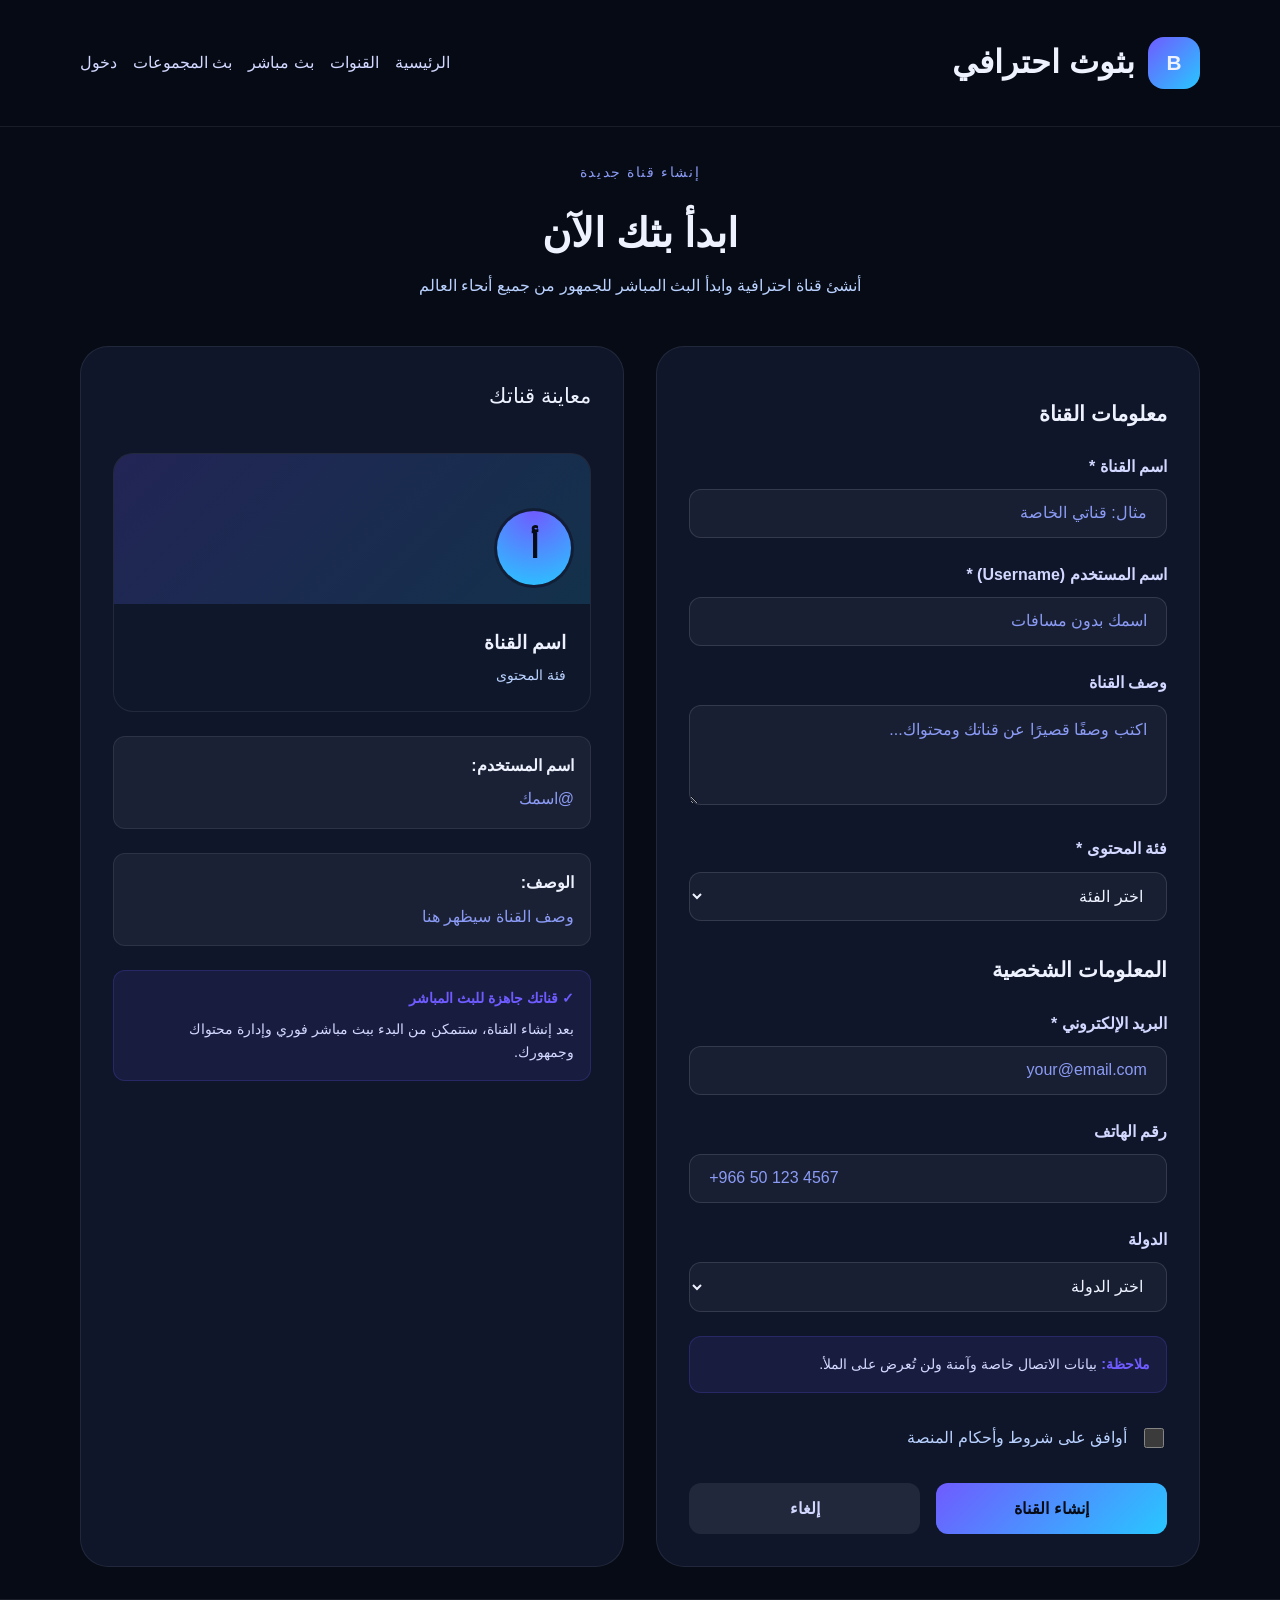
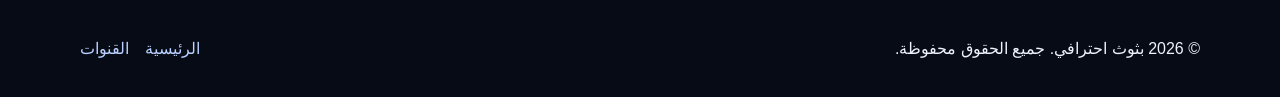
<file: create-channel.html>
<!DOCTYPE html>
<html lang="ar" dir="rtl">
<head>
  <meta charset="UTF-8" />
  <meta name="viewport" content="width=device-width, initial-scale=1.0" />
  <title>إنشاء قناة - بثوث احترافي</title>
  <link rel="stylesheet" href="styles.css" />
  <link rel="manifest" href="manifest.webmanifest" />
  <link rel="icon" href="icon.svg" />
  <meta name="theme-color" content="#1b1e36" />
  <meta name="apple-mobile-web-app-capable" content="yes" />
  <meta name="apple-mobile-web-app-status-bar-style" content="black-translucent" />
  <style>
    .create-channel-container {
      min-height: 100vh;
      padding: 2rem 0;
    }

    .create-header {
      text-align: center;
      margin-bottom: 3rem;
    }

    .create-header span {
      color: #8b9bf5;
      letter-spacing: 0.12em;
      text-transform: uppercase;
      font-size: 0.85rem;
    }

    .create-header h1 {
      font-size: 2.5rem;
      margin: 1rem 0 0.5rem;
    }

    .create-header p {
      color: #b9d1ff;
      max-width: 50rem;
      margin: 0 auto;
    }

    .form-layout {
      display: grid;
      gap: 2rem;
      grid-template-columns: 1fr 1fr;
    }

    .form-card {
      background: rgba(16, 24, 44, 0.95);
      border: 1px solid rgba(255, 255, 255, 0.08);
      border-radius: 28px;
      padding: 2rem;
    }

    .form-section {
      margin-bottom: 2rem;
    }

    .form-section h2 {
      font-size: 1.3rem;
      margin-bottom: 1.5rem;
      color: #eef2ff;
    }

    .form-group {
      margin-bottom: 1.5rem;
    }

    .form-group label {
      display: block;
      margin-bottom: 0.6rem;
      font-weight: 600;
      color: #d2d8ff;
    }

    .form-group input,
    .form-group textarea,
    .form-group select {
      width: 100%;
      padding: 0.9rem 1.2rem;
      border: 1px solid rgba(255, 255, 255, 0.12);
      border-radius: 12px;
      background: rgba(255, 255, 255, 0.04);
      color: #eef2ff;
      font-size: 1rem;
      font-family: inherit;
      transition: border-color 0.2s ease;
    }

    .form-group input:focus,
    .form-group textarea:focus,
    .form-group select:focus {
      outline: none;
      border-color: rgba(111, 91, 255, 0.5);
    }

    .form-group textarea {
      min-height: 100px;
      resize: vertical;
    }

    .form-group input::placeholder,
    .form-group textarea::placeholder {
      color: #8b9bf5;
    }

    .avatar-upload {
      display: flex;
      flex-direction: column;
      gap: 1rem;
    }

    .avatar-preview {
      width: 100px;
      height: 100px;
      border-radius: 50%;
      background: radial-gradient(circle at top, #6f5bff 0%, #28c7ff 100%);
      display: grid;
      place-items: center;
      font-size: 2.5rem;
      font-weight: 700;
      color: #070b16;
    }

    .upload-btn-wrapper {
      position: relative;
      overflow: hidden;
      display: inline-block;
    }

    .upload-btn-wrapper input[type=file] {
      position: absolute;
      left: -9999px;
    }

    .upload-label {
      display: inline-flex;
      align-items: center;
      justify-content: center;
      padding: 0.8rem 1.5rem;
      border: 1px dashed rgba(111, 91, 255, 0.5);
      border-radius: 12px;
      background: rgba(111, 91, 255, 0.1);
      color: #6f5bff;
      cursor: pointer;
      font-weight: 600;
      transition: all 0.2s ease;
    }

    .upload-label:hover {
      background: rgba(111, 91, 255, 0.2);
      border-color: rgba(111, 91, 255, 0.8);
    }

    .checkbox-group {
      display: flex;
      align-items: center;
      gap: 0.8rem;
    }

    .checkbox-group input[type="checkbox"] {
      width: 20px;
      height: 20px;
      cursor: pointer;
    }

    .checkbox-group label {
      margin: 0;
      color: #b9d1ff;
      font-weight: 400;
      cursor: pointer;
    }

    .info-box {
      background: rgba(111, 91, 255, 0.1);
      border: 1px solid rgba(111, 91, 255, 0.2);
      border-radius: 12px;
      padding: 1rem;
      margin-top: 1.5rem;
      color: #d2d8ff;
      font-size: 0.9rem;
    }

    .info-box strong {
      color: #6f5bff;
    }

    .form-actions {
      display: flex;
      gap: 1rem;
      margin-top: 2rem;
    }

    .form-actions button {
      flex: 1;
      padding: 1rem;
      border: none;
      border-radius: 12px;
      font-weight: 700;
      font-size: 1rem;
      cursor: pointer;
      transition: transform 0.2s ease;
    }

    .form-actions button:hover {
      transform: translateY(-2px);
    }

    .btn-submit {
      background: linear-gradient(135deg, #6f5bff, #28c7ff);
      color: #070b16;
    }

    .btn-cancel {
      background: rgba(255, 255, 255, 0.08);
      color: #d2d8ff;
    }

    .preview-section {
      background: rgba(16, 24, 44, 0.95);
      border: 1px solid rgba(255, 255, 255, 0.08);
      border-radius: 28px;
      padding: 2rem;
      display: flex;
      flex-direction: column;
      gap: 1.5rem;
    }

    .preview-title {
      font-size: 1.3rem;
      color: #eef2ff;
      margin-bottom: 1rem;
    }

    .preview-card {
      background: rgba(16, 24, 44, 0.95);
      border: 1px solid rgba(255, 255, 255, 0.08);
      border-radius: 20px;
      overflow: hidden;
    }

    .preview-cover {
      width: 100%;
      height: 150px;
      background: linear-gradient(135deg, rgba(111, 91, 255, 0.2), rgba(40, 199, 255, 0.15));
      display: flex;
      align-items: flex-end;
      padding: 1rem;
    }

    .preview-avatar {
      width: 80px;
      height: 80px;
      border-radius: 50%;
      background: radial-gradient(circle at top, #6f5bff 0%, #28c7ff 100%);
      display: grid;
      place-items: center;
      font-size: 2rem;
      font-weight: 700;
      color: #070b16;
      border: 3px solid rgba(16, 24, 44, 0.95);
    }

    .preview-body {
      padding: 1.5rem;
    }

    .preview-body h3 {
      margin: 0 0 0.4rem;
    }

    .preview-body p {
      color: #b9d1ff;
      font-size: 0.9rem;
      margin: 0;
    }

    @media (max-width: 900px) {
      .form-layout {
        grid-template-columns: 1fr;
      }
    }
  </style>
</head>
<body>
  <header class="site-header">
    <div class="container header-inner">
      <div class="brand">
        <div class="logo">B</div>
        <div>
          <h1>بثوث احترافي</h1>
        </div>
      </div>
      <nav class="nav-links">
        <a href="index.html">الرئيسية</a>
        <a href="channels.html">القنوات</a>
        <a href="broadcast.html">بث مباشر</a>
        <a href="group-broadcast.html">بث المجموعات</a>
        <a href="login.html">دخول</a>
      </nav>
    </div>
  </header>

  <main class="create-channel-container">
    <div class="container">
      <div class="create-header">
        <span>إنشاء قناة جديدة</span>
        <h1>ابدأ بثك الآن</h1>
        <p>أنشئ قناة احترافية وابدأ البث المباشر للجمهور من جميع أنحاء العالم</p>
      </div>

      <div class="form-layout">
        <!-- نموذج الإنشاء -->
        <div class="form-card">
          <form id="channelForm">
            <!-- معلومات القناة -->
            <div class="form-section">
              <h2>معلومات القناة</h2>

              <div class="form-group">
                <label for="channelName">اسم القناة *</label>
                <input type="text" id="channelName" placeholder="مثال: قناتي الخاصة" required />
              </div>

              <div class="form-group">
                <label for="username">اسم المستخدم (Username) *</label>
                <input type="text" id="username" placeholder="اسمك بدون مسافات" required />
              </div>

              <div class="form-group">
                <label for="description">وصف القناة</label>
                <textarea id="description" placeholder="اكتب وصفًا قصيرًا عن قناتك ومحتواك..."></textarea>
              </div>

              <div class="form-group">
                <label for="category">فئة المحتوى *</label>
                <select id="category" required>
                  <option value="">اختر الفئة</option>
                  <option value="games">الألعاب</option>
                  <option value="sports">الرياضة</option>
                  <option value="education">التعليم</option>
                  <option value="entertainment">الترفيه</option>
                  <option value="tech">التقنية</option>
                  <option value="music">الموسيقى</option>
                  <option value="news">الأخبار</option>
                  <option value="other">أخرى</option>
                </select>
              </div>
            </div>

            <!-- معلومات شخصية -->
            <div class="form-section">
              <h2>المعلومات الشخصية</h2>

              <div class="form-group">
                <label for="email">البريد الإلكتروني *</label>
                <input type="email" id="email" placeholder="your@email.com" required />
              </div>

              <div class="form-group">
                <label for="phone">رقم الهاتف</label>
                <input type="tel" id="phone" placeholder="+966 50 123 4567" />
              </div>

              <div class="form-group">
                <label for="country">الدولة</label>
                <select id="country">
                  <option value="">اختر الدولة</option>
                  <option value="sa">المملكة العربية السعودية</option>
                  <option value="ae">الإمارات العربية المتحدة</option>
                  <option value="eg">مصر</option>
                  <option value="jo">الأردن</option>
                  <option value="other">أخرى</option>
                </select>
              </div>

              <div class="info-box">
                <strong>ملاحظة:</strong> بيانات الاتصال خاصة وآمنة ولن تُعرض على الملأ.
              </div>
            </div>

            <!-- شروط وأحكام -->
            <div class="form-group">
              <div class="checkbox-group">
                <input type="checkbox" id="terms" required />
                <label for="terms">أوافق على شروط وأحكام المنصة</label>
              </div>
            </div>

            <!-- الأزرار -->
            <div class="form-actions">
              <button type="submit" class="btn-submit">إنشاء القناة</button>
              <button type="reset" class="btn-cancel">إلغاء</button>
            </div>
          </form>
        </div>

        <!-- معاينة القناة -->
        <div class="preview-section">
          <div class="preview-title">معاينة قناتك</div>
          
          <div class="preview-card">
            <div class="preview-cover">
              <div class="preview-avatar" id="previewAvatar">أ</div>
            </div>
            <div class="preview-body">
              <h3 id="previewName">اسم القناة</h3>
              <p id="previewCategory">فئة المحتوى</p>
            </div>
          </div>

          <div style="background: rgba(255, 255, 255, 0.05); border: 1px solid rgba(255, 255, 255, 0.08); border-radius: 12px; padding: 1rem; color: #b9d1ff;">
            <strong style="color: #eef2ff;">اسم المستخدم:</strong>
            <p id="previewUsername" style="margin: 0.5rem 0 0; color: #8b9bf5;">@اسمك</p>
          </div>

          <div style="background: rgba(255, 255, 255, 0.05); border: 1px solid rgba(255, 255, 255, 0.08); border-radius: 12px; padding: 1rem; color: #b9d1ff;">
            <strong style="color: #eef2ff;">الوصف:</strong>
            <p id="previewDescription" style="margin: 0.5rem 0 0; color: #8b9bf5;">وصف القناة سيظهر هنا</p>
          </div>

          <div style="background: rgba(111, 91, 255, 0.1); border: 1px solid rgba(111, 91, 255, 0.2); border-radius: 12px; padding: 1rem; color: #d2d8ff; font-size: 0.9rem;">
            <strong style="color: #6f5bff;">✓ قناتك جاهزة للبث المباشر</strong>
            <p style="margin: 0.5rem 0 0;">بعد إنشاء القناة، ستتمكن من البدء ببث مباشر فوري وإدارة محتواك وجمهورك.</p>
          </div>
        </div>
      </div>
    </div>
  </main>

  <footer class="footer">
    <div class="container footer-inner">
      <p>© 2026 بثوث احترافي. جميع الحقوق محفوظة.</p>
      <div class="footer-links">
        <a href="index.html">الرئيسية</a>
        <a href="channels.html">القنوات</a>
      </div>
    </div>
  </footer>

  <script>
    const form = document.getElementById('channelForm');
    const channelNameInput = document.getElementById('channelName');
    const usernameInput = document.getElementById('username');
    const descriptionInput = document.getElementById('description');
    const categorySelect = document.getElementById('category');
    
    const previewName = document.getElementById('previewName');
    const previewUsername = document.getElementById('previewUsername');
    const previewDescription = document.getElementById('previewDescription');
    const previewCategory = document.getElementById('previewCategory');
    const previewAvatar = document.getElementById('previewAvatar');

    // تحديث المعاينة عند الكتابة
    channelNameInput.addEventListener('input', function () {
      previewName.textContent = this.value || 'اسم القناة';
      const firstChar = this.value.charAt(0) || 'أ';
      previewAvatar.textContent = firstChar.toUpperCase();
    });

    usernameInput.addEventListener('input', function () {
      previewUsername.textContent = '@' + (this.value || 'اسمك');
    });

    descriptionInput.addEventListener('input', function () {
      previewDescription.textContent = this.value || 'وصف القناة سيظهر هنا';
    });

    categorySelect.addEventListener('change', function () {
      const categories = {
        'games': 'الألعاب',
        'sports': 'الرياضة',
        'education': 'التعليم',
        'entertainment': 'الترفيه',
        'tech': 'التقنية',
        'music': 'الموسيقى',
        'news': 'الأخبار',
        'other': 'أخرى'
      };
      previewCategory.textContent = categories[this.value] || 'فئة المحتوى';
    });

    // معالجة إرسال النموذج
    form.addEventListener('submit', function (e) {
      e.preventDefault();
      const channelName = channelNameInput.value;
      alert(`تم إنشاء القناة "${channelName}" بنجاح! 🎉\n\nقناتك الآن جاهزة للبث المباشر.`);
      window.location.href = 'channels.html';
    });
  </script>
  <script src="pwa.js"></script>
</body>
</html>
</file>
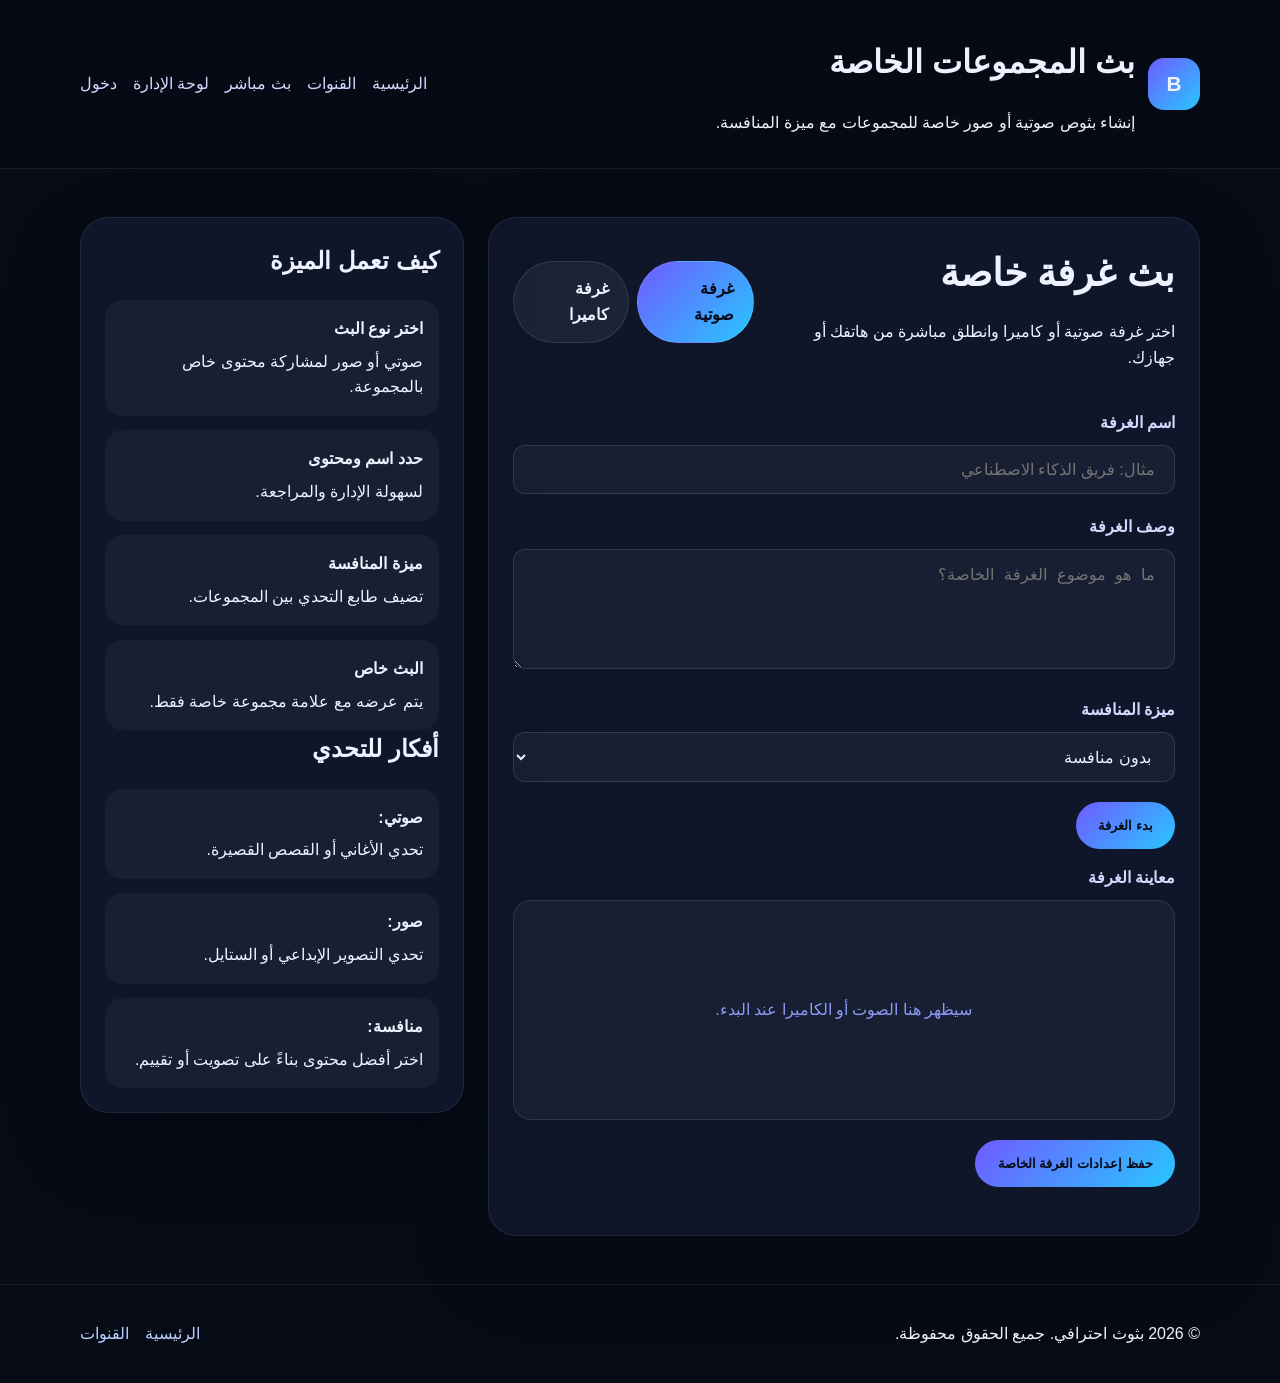
<file: group-broadcast.html>
<!DOCTYPE html>
<html lang="ar" dir="rtl">
<head>
  <meta charset="UTF-8" />
  <meta name="viewport" content="width=device-width, initial-scale=1.0" />
  <title>بث المجموعات - بثوث احترافي</title>
  <link rel="stylesheet" href="styles.css" />
  <link rel="manifest" href="manifest.webmanifest" />
  <link rel="icon" href="icon.svg" />
  <meta name="theme-color" content="#1b1e36" />
  <meta name="apple-mobile-web-app-capable" content="yes" />
  <meta name="apple-mobile-web-app-status-bar-style" content="black-translucent" />
  <style>
    .group-page {
      padding: 3rem 0;
    }

    .group-grid {
      display: grid;
      grid-template-columns: 1.3fr 0.7fr;
      gap: 1.5rem;
      align-items: start;
    }

    .group-card,
    .group-sidebar {
      background: rgba(16, 24, 44, 0.95);
      border: 1px solid rgba(255, 255, 255, 0.08);
      border-radius: 28px;
      padding: 1.5rem;
      box-shadow: 0 30px 80px rgba(0, 0, 0, 0.18);
    }

    .group-header {
      display: flex;
      justify-content: space-between;
      align-items: center;
      gap: 1rem;
      margin-bottom: 1.5rem;
    }

    .group-header h1 {
      margin: 0;
      font-size: clamp(2rem, 3vw, 2.6rem);
    }

    .group-tabs {
      display: inline-flex;
      gap: 0.5rem;
      margin-bottom: 1.5rem;
    }

    .group-tab {
      padding: 0.9rem 1.2rem;
      border-radius: 999px;
      background: rgba(255, 255, 255, 0.06);
      border: 1px solid rgba(255, 255, 255, 0.1);
      color: #eef2ff;
      cursor: pointer;
      font-weight: 700;
    }

    .group-tab.active {
      background: linear-gradient(135deg, #6f5bff, #28c7ff);
      color: #070b16;
    }

    .form-group {
      margin-bottom: 1.25rem;
    }

    .form-group label {
      display: block;
      margin-bottom: 0.6rem;
      font-weight: 600;
      color: #d2d8ff;
    }

    .form-group input,
    .form-group textarea,
    .form-group select {
      width: 100%;
      padding: 0.9rem 1.2rem;
      border: 1px solid rgba(255, 255, 255, 0.12);
      border-radius: 12px;
      background: rgba(255, 255, 255, 0.04);
      color: #eef2ff;
      font-size: 1rem;
      transition: border-color 0.2s ease;
    }

    .form-group input:focus,
    .form-group textarea:focus,
    .form-group select:focus {
      outline: none;
      border-color: rgba(111, 91, 255, 0.5);
    }

    .form-group textarea {
      min-height: 120px;
      resize: vertical;
    }

    .file-preview {
      border-radius: 18px;
      overflow: hidden;
      background: rgba(255, 255, 255, 0.04);
      border: 1px solid rgba(255, 255, 255, 0.1);
      min-height: 220px;
      display: grid;
      place-items: center;
      color: #8b9bf5;
      text-align: center;
    }

    .file-preview img,
    .file-preview audio {
      width: 100%;
      display: block;
      background: #000;
    }

    .submit-button {
      padding: 1rem 1.4rem;
      border: none;
      border-radius: 999px;
      background: linear-gradient(135deg, #6f5bff, #28c7ff);
      color: #070b16;
      font-weight: 700;
      cursor: pointer;
      transition: transform 0.2s ease;
    }

    .submit-button:hover {
      transform: translateY(-1px);
    }

    .group-list {
      display: grid;
      gap: 1rem;
      margin-top: 1.5rem;
    }

    .group-item {
      background: rgba(255, 255, 255, 0.04);
      border: 1px solid rgba(255, 255, 255, 0.08);
      border-radius: 18px;
      padding: 1.2rem;
    }

    .group-item h3 {
      margin: 0 0 0.5rem;
    }

    .group-item p {
      margin: 0.35rem 0;
      color: #c7d2ff;
    }

    .group-item .tag {
      display: inline-flex;
      padding: 0.35rem 0.75rem;
      border-radius: 999px;
      background: rgba(111, 91, 255, 0.18);
      color: #d2d8ff;
      font-size: 0.9rem;
      margin-top: 0.8rem;
    }

    .group-sidebar h2 {
      margin-top: 0;
    }

    .group-sidebar ul {
      list-style: none;
      padding: 0;
      margin: 0;
      display: grid;
      gap: 0.9rem;
    }

    .group-sidebar li {
      padding: 1rem;
      border-radius: 18px;
      background: rgba(255, 255, 255, 0.04);
      color: #eef2ff;
    }

    .group-sidebar li strong {
      display: block;
      margin-bottom: 0.45rem;
    }

    @media (max-width: 900px) {
      .group-grid {
        grid-template-columns: 1fr;
      }
    }
  </style>
</head>
<body>
  <header class="site-header">
    <div class="container header-inner">
      <div class="brand">
        <div class="logo">B</div>
        <div>
          <h1>بث المجموعات الخاصة</h1>
          <p>إنشاء بثوص صوتية أو صور خاصة للمجموعات مع ميزة المنافسة.</p>
        </div>
      </div>
      <nav class="nav-links">
        <a href="index.html">الرئيسية</a>
        <a href="channels.html">القنوات</a>
        <a href="broadcast.html">بث مباشر</a>
        <a href="admin.html">لوحة الإدارة</a>
        <a href="login.html">دخول</a>
      </nav>
    </div>
  </header>

  <main class="group-page container">
    <div class="group-grid">
      <section class="group-card">
        <div class="group-header">
          <div>
            <h1>بث غرفة خاصة</h1>
            <p>اختر غرفة صوتية أو كاميرا وانطلق مباشرة من هاتفك أو جهازك.</p>
          </div>
          <div class="group-tabs">
            <div class="group-tab active" data-mode="voice">غرفة صوتية</div>
            <div class="group-tab" data-mode="camera">غرفة كاميرا</div>
          </div>
        </div>

        <div class="form-group">
          <label for="groupName">اسم الغرفة</label>
          <input type="text" id="groupName" placeholder="مثال: فريق الذكاء الاصطناعي" />
        </div>

        <div class="form-group">
          <label for="groupDesc">وصف الغرفة</label>
          <textarea id="groupDesc" placeholder="ما هو موضوع الغرفة الخاصة؟"></textarea>
        </div>

        <div class="form-group">
          <label for="challengeMode">ميزة المنافسة</label>
          <select id="challengeMode">
            <option value="none">بدون منافسة</option>
            <option value="battle">تحدي مباشر</option>
            <option value="challenge">منافسة محتوى</option>
          </select>
        </div>

        <div class="room-actions" style="display:flex; gap:1rem; flex-wrap:wrap; margin-bottom:1rem;">
          <button class="submit-button" id="startRoomBtn">بدء الغرفة</button>
          <button class="submit-button" id="stopRoomBtn" style="background:#ef4444; display:none;">إيقاف الغرفة</button>
        </div>

        <div class="form-group">
          <label>معاينة الغرفة</label>
          <div id="roomPreview" class="file-preview">سيظهر هنا الصوت أو الكاميرا عند البدء.</div>
        </div>

        <button class="submit-button" id="createGroupBtn">حفظ إعدادات الغرفة الخاصة</button>

        <div class="group-list" id="groupList"></div>
      </section>

      <aside class="group-sidebar">
        <h2>كيف تعمل الميزة</h2>
        <ul>
          <li><strong>اختر نوع البث</strong> صوتي أو صور لمشاركة محتوى خاص بالمجموعة.</li>
          <li><strong>حدد اسم ومحتوى</strong> لسهولة الإدارة والمراجعة.</li>
          <li><strong>ميزة المنافسة</strong> تضيف طابع التحدي بين المجموعات.</li>
          <li><strong>البث خاص</strong> يتم عرضه مع علامة مجموعة خاصة فقط.</li>
        </ul>

        <h2>أفكار للتحدي</h2>
        <ul>
          <li><strong>صوتي:</strong> تحدي الأغاني أو القصص القصيرة.</li>
          <li><strong>صور:</strong> تحدي التصوير الإبداعي أو الستايل.</li>
          <li><strong>منافسة:</strong> اختر أفضل محتوى بناءً على تصويت أو تقييم.</li>
        </ul>
      </aside>
    </div>
  </main>

  <footer class="footer">
    <div class="container footer-inner">
      <p>© 2026 بثوث احترافي. جميع الحقوق محفوظة.</p>
      <div class="footer-links">
        <a href="index.html">الرئيسية</a>
        <a href="channels.html">القنوات</a>
      </div>
    </div>
  </footer>

  <script>
    const tabs = document.querySelectorAll('.group-tab');
    const startRoomBtn = document.getElementById('startRoomBtn');
    const stopRoomBtn = document.getElementById('stopRoomBtn');
    const roomPreview = document.getElementById('roomPreview');
    const createGroupBtn = document.getElementById('createGroupBtn');
    const groupList = document.getElementById('groupList');

    let currentMode = 'voice';
    let stream = null;

    tabs.forEach(tab => {
      tab.addEventListener('click', () => {
        tabs.forEach(t => t.classList.remove('active'));
        tab.classList.add('active');
        currentMode = tab.dataset.mode;
        startRoomBtn.textContent = currentMode === 'voice' ? 'بدء الغرفة الصوتية' : 'بدء غرفة الكاميرا';
      });
    });

    async function startRoom() {
      if (stream) return;
      try {
        stream = await navigator.mediaDevices.getUserMedia(
          currentMode === 'voice' ? { audio: true } : { video: true, audio: true }
        );

        roomPreview.innerHTML = '';
        if (currentMode === 'voice') {
          const audio = document.createElement('audio');
          audio.controls = true;
          audio.autoplay = true;
          audio.srcObject = stream;
          roomPreview.appendChild(audio);
          roomPreview.insertAdjacentHTML('beforeend', '<p style="margin-top:1rem; color:#8b9bf5;">الغرفة الصوتية تعمل الآن.</p>');
        } else {
          const video = document.createElement('video');
          video.autoplay = true;
          video.playsInline = true;
          video.muted = true;
          video.srcObject = stream;
          video.style.width = '100%';
          video.style.borderRadius = '18px';
          roomPreview.appendChild(video);
          roomPreview.insertAdjacentHTML('beforeend', '<p style="margin-top:1rem; color:#8b9bf5;">غرفة الكاميرا تعمل الآن. يمكنك إيقافها في أي وقت.</p>');
        }

        startRoomBtn.disabled = true;
        stopRoomBtn.style.display = 'inline-flex';
      } catch (error) {
        alert('يرجى السماح باستخدام الميكروفون أو الكاميرا ثم المحاولة مرة أخرى.');
        console.error(error);
      }
    }

    function stopRoom() {
      if (!stream) return;
      stream.getTracks().forEach(track => track.stop());
      stream = null;
      roomPreview.innerHTML = 'سيظهر هنا الصوت أو الكاميرا عند البدء.';
      startRoomBtn.disabled = false;
      stopRoomBtn.style.display = 'none';
    }

    function addGroupItem({ name, desc, mode, challenge, status }) {
      const item = document.createElement('div');
      item.className = 'group-item';
      item.innerHTML = `
        <h3>${name}</h3>
        <p>${desc}</p>
        <p><strong>نوع الغرفة:</strong> ${mode === 'voice' ? 'صوتية' : 'كاميرا'}</p>
        <p><strong>منافسة:</strong> ${challenge === 'none' ? 'بدون' : challenge === 'battle' ? 'تحدي مباشر' : 'منافسة محتوى'}</p>
        <p><strong>الحالة:</strong> ${status}</p>
        <span class="tag">مجموعة خاصة</span>
      `;
      groupList.prepend(item);
    }

    startRoomBtn.addEventListener('click', startRoom);
    stopRoomBtn.addEventListener('click', stopRoom);

    createGroupBtn.addEventListener('click', () => {
      const name = document.getElementById('groupName').value.trim();
      const desc = document.getElementById('groupDesc').value.trim();
      const challenge = document.getElementById('challengeMode').value;

      if (!name || !desc) {
        alert('يرجى تعبئة اسم الغرفة والوصف.');
        return;
      }

      addGroupItem({
        name,
        desc,
        mode: currentMode,
        challenge,
        status: stream ? 'يعمل الآن' : 'جاري الإعداد'
      });

      alert('تم حفظ إعدادات الغرفة الخاصة بنجاح!');
      document.getElementById('groupName').value = '';
      document.getElementById('groupDesc').value = '';
    });
  </script>
  <script src="pwa.js"></script>
</body>
</html>
</file>
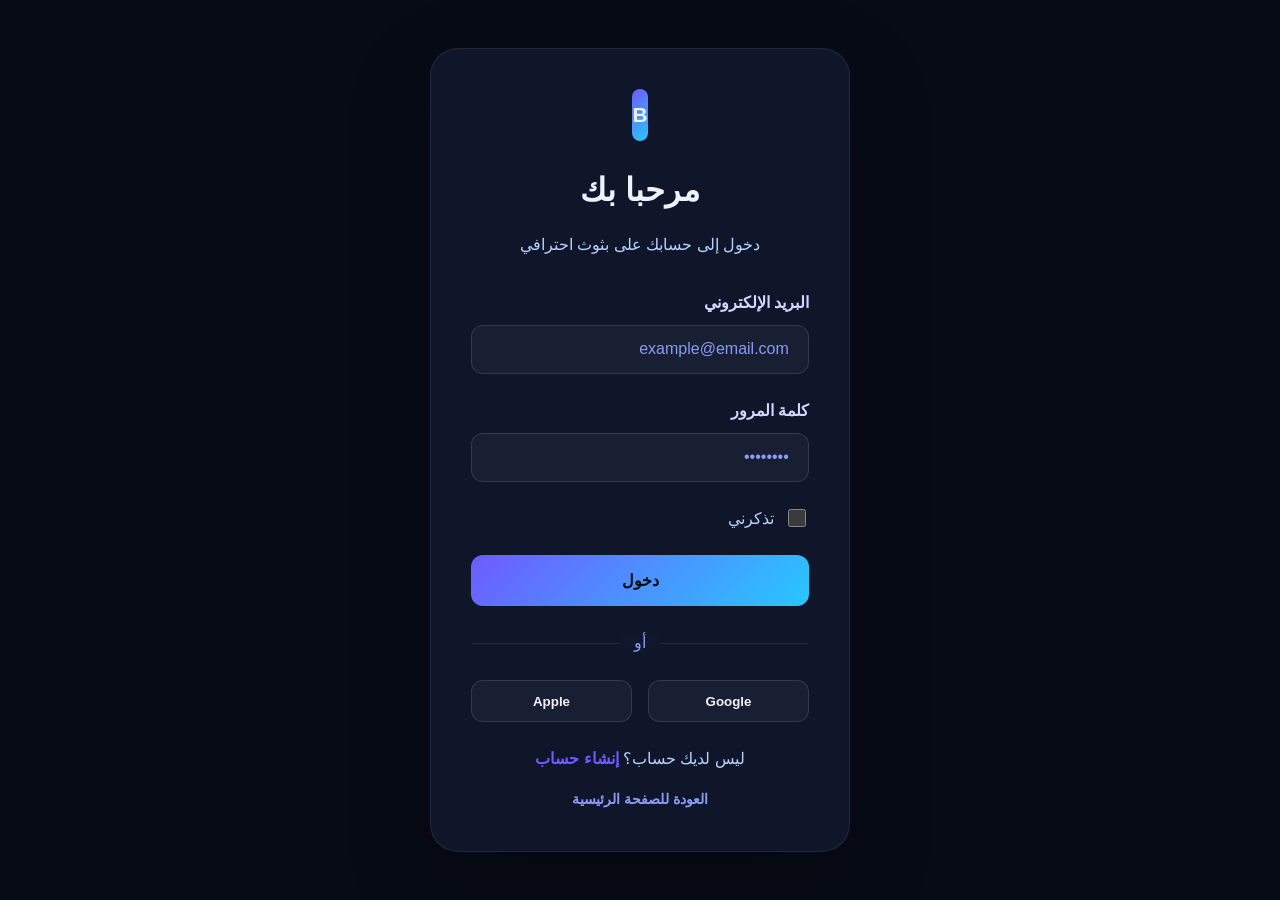
<file: login.html>
<!DOCTYPE html>
<html lang="ar" dir="rtl">
<head>
  <meta charset="UTF-8" />
  <meta name="viewport" content="width=device-width, initial-scale=1.0" />
  <title>تسجيل دخول - بثوث احترافي</title>
  <link rel="stylesheet" href="styles.css" />
  <link rel="manifest" href="manifest.webmanifest" />
  <link rel="icon" href="icon.svg" />
  <meta name="theme-color" content="#1b1e36" />
  <meta name="apple-mobile-web-app-capable" content="yes" />
  <meta name="apple-mobile-web-app-status-bar-style" content="black-translucent" />
  <style>
    .login-container {
      display: grid;
      place-items: center;
      min-height: 100vh;
      padding: 1rem;
    }

    .login-card {
      width: 100%;
      max-width: 420px;
      background: rgba(16, 24, 44, 0.95);
      border: 1px solid rgba(255, 255, 255, 0.08);
      border-radius: 28px;
      padding: 2.5rem;
      box-shadow: 0 30px 80px rgba(0, 0, 0, 0.25);
    }

    .login-card h1 {
      text-align: center;
      margin: 0 0 0.5rem;
    }

    .login-card p {
      text-align: center;
      color: #b9d1ff;
      margin-bottom: 2rem;
    }

    .form-group {
      margin-bottom: 1.5rem;
    }

    .form-group label {
      display: block;
      margin-bottom: 0.6rem;
      font-weight: 600;
      color: #d2d8ff;
    }

    .form-group input {
      width: 100%;
      padding: 0.9rem 1.2rem;
      border: 1px solid rgba(255, 255, 255, 0.12);
      border-radius: 12px;
      background: rgba(255, 255, 255, 0.04);
      color: #eef2ff;
      font-size: 1rem;
      transition: border-color 0.2s ease;
    }

    .form-group input:focus {
      outline: none;
      border-color: rgba(111, 91, 255, 0.5);
    }

    .form-group input::placeholder {
      color: #8b9bf5;
    }

    .checkbox-group {
      display: flex;
      align-items: center;
      gap: 0.6rem;
      margin-bottom: 1.5rem;
    }

    .checkbox-group input[type="checkbox"] {
      width: 18px;
      height: 18px;
      cursor: pointer;
    }

    .checkbox-group label {
      margin: 0;
      color: #b9d1ff;
      font-weight: 400;
      cursor: pointer;
    }

    .login-btn {
      width: 100%;
      padding: 1rem;
      background: linear-gradient(135deg, #6f5bff, #28c7ff);
      border: none;
      border-radius: 12px;
      color: #070b16;
      font-weight: 700;
      font-size: 1rem;
      cursor: pointer;
      transition: transform 0.2s ease;
    }

    .login-btn:hover {
      transform: translateY(-2px);
    }

    .signup-link {
      text-align: center;
      margin-top: 1.5rem;
      color: #b9d1ff;
    }

    .signup-link a {
      color: #6f5bff;
      text-decoration: none;
      font-weight: 600;
    }

    .divider {
      text-align: center;
      color: #8b9bf5;
      margin: 1.5rem 0;
      position: relative;
    }

    .divider::before {
      content: '';
      position: absolute;
      top: 50%;
      right: 0;
      left: 0;
      height: 1px;
      background: rgba(255, 255, 255, 0.08);
    }

    .divider span {
      background: rgba(16, 24, 44, 0.95);
      padding: 0 0.8rem;
      position: relative;
    }

    .social-login {
      display: grid;
      grid-template-columns: 1fr 1fr;
      gap: 1rem;
    }

    .social-btn {
      padding: 0.8rem;
      border: 1px solid rgba(255, 255, 255, 0.12);
      border-radius: 12px;
      background: rgba(255, 255, 255, 0.04);
      color: #eef2ff;
      cursor: pointer;
      transition: border-color 0.2s ease;
      font-weight: 600;
    }

    .social-btn:hover {
      border-color: rgba(255, 255, 255, 0.2);
    }
  </style>
</head>
<body>
  <div class="login-container">
    <div class="login-card">
      <div class="logo" style="margin: 0 auto 1.5rem; width: fit-content;">B</div>
      <h1>مرحبا بك</h1>
      <p>دخول إلى حسابك على بثوث احترافي</p>

      <form>
        <div class="form-group">
          <label for="email">البريد الإلكتروني</label>
          <input type="email" id="email" placeholder="example@email.com" required />
        </div>

        <div class="form-group">
          <label for="password">كلمة المرور</label>
          <input type="password" id="password" placeholder="••••••••" required />
        </div>

        <div class="checkbox-group">
          <input type="checkbox" id="remember" />
          <label for="remember">تذكرني</label>
        </div>

        <button type="submit" class="login-btn">دخول</button>
      </form>

      <div class="divider">
        <span>أو</span>
      </div>

      <div class="social-login">
        <button class="social-btn">Google</button>
        <button class="social-btn">Apple</button>
      </div>

      <div class="signup-link">
        ليس لديك حساب؟ <a href="#signup">إنشاء حساب</a>
      </div>

      <div class="signup-link" style="margin-top: 1rem; font-size: 0.9rem;">
        <a href="index.html" style="color: #8b9bf5;">العودة للصفحة الرئيسية</a>
      </div>
    </div>
  </div>

  <script>
    document.querySelector('form').addEventListener('submit', function (e) {
      e.preventDefault();
      const email = document.getElementById('email').value.trim();
      const password = document.getElementById('password').value;
      const remember = document.getElementById('remember').checked;

      const adminEmail = 'apssac1286@outiook.sa';
      if (email.toLowerCase() === adminEmail && password === 'admin123') {
        localStorage.setItem('adminAuth', 'true');
        if (remember) localStorage.setItem('rememberAdmin', 'true');
        window.location.href = 'admin.html';
        return;
      }

      if (email && password) {
        localStorage.setItem('userAuth', 'true');
        if (remember) localStorage.setItem('rememberUser', 'true');
        window.location.href = 'index.html';
        return;
      }

      alert('الرجاء إدخال بيانات صحيحة لتسجيل الدخول');
    });
  </script>
  <script src="pwa.js"></script>
</body>
</html>
</file>
<file: styles.css>
:root {
  color-scheme: dark;
  font-family: 'Segoe UI', Tahoma, Geneva, Verdana, sans-serif;
  background: #070b16;
  color: #eef2ff;
  line-height: 1.6;
}

* {
  box-sizing: border-box;
}

body {
  margin: 0;
  min-height: 100vh;
}

img,
video {
  max-width: 100%;
  display: block;
}

.container {
  width: min(1120px, calc(100% - 2rem));
  margin: 0 auto;
}

.site-header {
  border-bottom: 1px solid rgba(255, 255, 255, 0.08);
  position: sticky;
  top: 0;
  background: rgba(7, 11, 22, 0.96);
  z-index: 20;
}

.header-inner {
  display: flex;
  align-items: center;
  justify-content: space-between;
  gap: 1rem;
  padding: 1rem 0;
}

.brand {
  display: flex;
  align-items: center;
  gap: 0.8rem;
}

.logo {
  width: 52px;
  height: 52px;
  border-radius: 16px;
  display: grid;
  place-items: center;
  background: linear-gradient(135deg, #6f5bff, #28c7ff);
  font-size: 1.3rem;
  font-weight: 700;
}

.nav-links {
  display: flex;
  gap: 1rem;
  flex-wrap: wrap;
}

.nav-links a {
  color: #d2d8ff;
  text-decoration: none;
  transition: color 0.2s ease;
}

.nav-links a:hover {
  color: #fff;
}

.hero {
  padding: 3rem 0 2rem;
}

.kick-grid {
  display: grid;
  grid-template-columns: minmax(380px, 1fr) 320px;
  gap: 1.5rem;
  align-items: start;
}

.main-stream {
  display: grid;
  gap: 1.5rem;
}

.stream-card,
.sidebar-card,
.panel {
  background: rgba(16, 24, 44, 0.95);
  border: 1px solid rgba(255, 255, 255, 0.08);
  border-radius: 28px;
  box-shadow: 0 24px 60px rgba(0, 0, 0, 0.18);
}

.stream-card {
  overflow: hidden;
}

.stream-card-header {
  display: flex;
  justify-content: space-between;
  gap: 1rem;
  padding: 1.5rem;
  align-items: flex-start;
}

.stream-card-header h1 {
  margin: 0.4rem 0 0;
  font-size: clamp(2rem, 3vw, 2.8rem);
}

.stream-card-header p {
  margin: 0.8rem 0 0;
  max-width: 35rem;
  color: #c7d2ff;
}

.stream-headline-stats {
  text-align: right;
  color: #eef2ff;
}

.stream-headline-stats strong {
  display: block;
  font-size: 2rem;
}

.live-badge {
  display: inline-flex;
  align-items: center;
  justify-content: center;
  padding: 0.55rem 1rem;
  border-radius: 999px;
  background: linear-gradient(135deg, #f43f5e, #f97316);
  color: white;
  font-weight: 700;
  letter-spacing: 0.04em;
}

.video-frame {
  min-height: 520px;
  background: #000;
  display: grid;
  place-items: center;
}

.video-frame video {
  width: 100%;
  min-height: 520px;
  height: 100%;
  object-fit: cover;
}

.stream-card-footer,
.panel-list,
.category-tags,
.channel-list {
  display: flex;
  flex-direction: column;
  gap: 1rem;
}

.stream-card-footer {
  padding: 1.5rem;
  border-top: 1px solid rgba(255, 255, 255, 0.08);
}

.stream-channel {
  display: flex;
  align-items: center;
  gap: 1rem;
}

.channel-avatar {
  width: 64px;
  height: 64px;
  border-radius: 50%;
  display: grid;
  place-items: center;
  font-size: 1.7rem;
  font-weight: 700;
  color: #070b16;
  background: radial-gradient(circle at top, #6f5bff 0%, #28c7ff 100%);
}

.action-buttons {
  display: flex;
  gap: 1rem;
  flex-wrap: wrap;
}

.sidebar {
  display: grid;
  gap: 1.5rem;
}

.sidebar-card {
  padding: 1.5rem;
}

.sidebar-header {
  display: flex;
  align-items: center;
  justify-content: space-between;
  gap: 1rem;
  margin-bottom: 1rem;
}

.sidebar-header h3 {
  margin: 0;
}

.sidebar-header a {
  color: #6f5bff;
  text-decoration: none;
}

.channel-list {
  list-style: none;
  padding: 0;
  margin: 0;
}

.channel-list li {
  display: flex;
  justify-content: space-between;
  align-items: center;
  gap: 1rem;
  border-radius: 18px;
  padding: 0.85rem 1rem;
  background: rgba(255, 255, 255, 0.03);
}

.channel-row {
  display: flex;
  align-items: center;
  gap: 0.85rem;
}

.channel-row span {
  width: 42px;
  height: 42px;
  border-radius: 50%;
  display: grid;
  place-items: center;
  background: rgba(111, 91, 255, 0.2);
  color: #eef2ff;
  font-weight: 700;
}

.channel-row div {
  display: grid;
}

.channel-row strong {
  font-size: 0.95rem;
}

.channel-row small {
  color: #8b9bf5;
}

.status {
  font-size: 0.85rem;
  font-weight: 700;
  padding: 0.4rem 0.75rem;
  border-radius: 999px;
}

.status.live {
  background: rgba(244, 63, 94, 0.14);
  color: #fda4af;
}

.status.upcoming {
  background: rgba(56, 189, 248, 0.14);
  color: #7dd3fc;
}

.category-tags {
  display: grid;
  grid-template-columns: repeat(2, minmax(0, 1fr));
  gap: 0.8rem;
}

.tag {
  border: 1px solid rgba(255, 255, 255, 0.12);
  border-radius: 999px;
  padding: 0.8rem 1rem;
  background: rgba(255, 255, 255, 0.04);
  color: #eef2ff;
  cursor: pointer;
}

.panel-group {
  display: grid;
  gap: 1rem;
}

.panel {
  padding: 1.5rem;
}

.panel-title {
  font-size: 1.05rem;
  font-weight: 700;
  margin-bottom: 1rem;
}

.panel-item {
  display: flex;
  justify-content: space-between;
  gap: 1rem;
  padding: 0.9rem 0;
  border-top: 1px solid rgba(255, 255, 255, 0.06);
}

.panel-item:first-child {
  border-top: none;
}

.panel-item span {
  color: #eef2ff;
}

.panel-item small {
  color: #8b9bf5;
}

.viewer-count {
  color: #8b9bf5;
  font-weight: 700;
}

.features {
  display: grid;
  gap: 1rem;
  grid-template-columns: repeat(3, minmax(0, 1fr));
  margin: 3rem 0;
}

.features article {
  background: rgba(255, 255, 255, 0.05);
  border: 1px solid rgba(255, 255, 255, 0.08);
  border-radius: 24px;
  padding: 1.8rem;
}

.features h3 {
  margin-top: 0;
}

.schedule,
.hosts,
.contact {
  padding: 3rem 0;
}

.section-header {
  text-align: center;
  margin-bottom: 2rem;
}

.section-header span {
  color: #8b9bf5;
  letter-spacing: 0.12em;
  text-transform: uppercase;
  font-size: 0.85rem;
}

.section-header h2 {
  margin: 0.8rem auto 0;
  max-width: 30rem;
  font-size: 2rem;
}

.schedule-grid,
.hosts-grid {
  display: grid;
  gap: 1.25rem;
}

.schedule-grid {
  grid-template-columns: repeat(3, minmax(0, 1fr));
}

.schedule-card,
.host-card {
  background: rgba(255, 255, 255, 0.05);
  border: 1px solid rgba(255, 255, 255, 0.08);
  border-radius: 24px;
  padding: 1.7rem;
}

.hosts-grid {
  grid-template-columns: repeat(3, minmax(0, 1fr));
}

.host-card {
  text-align: center;
}

.avatar {
  width: 72px;
  height: 72px;
  border-radius: 50%;
  display: grid;
  place-items: center;
  margin: 0 auto 1rem;
  background: radial-gradient(circle at top, #6f5bff 0%, #28c7ff 100%);
  font-size: 1.5rem;
  font-weight: 700;
  color: #070b16;
}

.contact-card {
  display: flex;
  align-items: center;
  justify-content: space-between;
  gap: 2rem;
  background: linear-gradient(135deg, rgba(111, 91, 255, 0.18), rgba(40, 199, 255, 0.12));
  border: 1px solid rgba(255, 255, 255, 0.08);
  border-radius: 30px;
  padding: 2rem;
}

.contact-card h2 {
  margin: 0.5rem 0 0;
}

.footer {
  border-top: 1px solid rgba(255, 255, 255, 0.08);
  padding: 1.25rem 0;
}

.footer-inner {
  display: flex;
  justify-content: space-between;
  gap: 1rem;
  align-items: center;
}

.footer-links {
  display: flex;
  gap: 1rem;
}

.footer-links a {
  color: #b9d1ff;
  text-decoration: none;
}

@media (max-width: 900px) {
  .kick-grid,
  .contact-card,
  .footer-inner {
    grid-template-columns: 1fr;
    display: grid;
  }

  .kick-grid {
    gap: 2rem;
  }

  .panel-group,
  .sidebar {
    grid-template-columns: 1fr;
    display: grid;
  }

  .features,
  .schedule-grid,
  .hosts-grid {
    grid-template-columns: 1fr;
  }
}

@media (max-width: 640px) {
  .header-inner,
  .contact-card,
  .footer-inner {
    gap: 0.8rem;
  }

  .hero-actions {
    flex-direction: column;
  }

  .stats {
    flex-direction: column;
  }

  .stream-card-header,
  .stream-card-footer,
  .sidebar-card {
    padding: 1rem;
  }

  .stream-card-header h1 {
    font-size: 1.9rem;
  }

  .category-tags {
    grid-template-columns: 1fr;
  }
}

.admin-main {
  padding: 3rem 0;
}

.admin-top {
  display: flex;
  justify-content: space-between;
  align-items: center;
  gap: 1rem;
  margin-bottom: 2rem;
}

.admin-title span {
  color: #8b9bf5;
  letter-spacing: 0.12em;
  text-transform: uppercase;
  font-size: 0.85rem;
}

.admin-title h2 {
  margin: 0.5rem 0 0;
  font-size: clamp(2rem, 3vw, 3rem);
}

.breadcrumbs {
  display: flex;
  gap: 0.75rem;
  align-items: center;
  color: #b9d1ff;
}

.breadcrumbs span::after {
  content: ">";
  margin: 0 0.75rem;
  color: rgba(255, 255, 255, 0.35);
}

.breadcrumbs span:last-child::after {
  content: "";
}

.admin-grid {
  display: grid;
  grid-template-columns: 280px 1fr;
  gap: 1.5rem;
}

.admin-sidebar {
  display: grid;
  gap: 1.5rem;
}

.admin-card {
  padding: 1.5rem;
}

.admin-card h3 {
  margin: 0 0 1rem;
}

.admin-card ul {
  list-style: none;
  padding: 0;
  margin: 0;
  display: grid;
  gap: 1rem;
}

.admin-card li {
  display: flex;
  justify-content: space-between;
  align-items: center;
  padding: 0.95rem 1rem;
  border-radius: 18px;
  background: rgba(255, 255, 255, 0.04);
}

.admin-card li strong {
  color: #eef2ff;
  font-size: 1.1rem;
}

.quick-actions {
  display: grid;
  gap: 0.9rem;
}

.quick-actions button {
  width: 100%;
  padding: 0.95rem 1rem;
  border: none;
  border-radius: 14px;
  background: rgba(255, 255, 255, 0.06);
  color: #eef2ff;
  cursor: pointer;
  transition: background 0.2s ease;
}

.quick-actions button:hover {
  background: rgba(111, 91, 255, 0.18);
}

.admin-dashboard {
  display: grid;
  gap: 1.5rem;
}

.status-cards {
  display: grid;
  grid-template-columns: repeat(4, minmax(0, 1fr));
  gap: 1rem;
}

.status-cards article {
  padding: 1.4rem;
  border-radius: 24px;
  background: rgba(255, 255, 255, 0.05);
  border: 1px solid rgba(255, 255, 255, 0.08);
}

.status-cards span {
  display: block;
  color: #8b9bf5;
  margin-bottom: 0.8rem;
}

.status-cards strong {
  font-size: 2rem;
}

.admin-panel {
  padding: 1.5rem;
}

.panel-heading {
  display: flex;
  justify-content: space-between;
  align-items: center;
  margin-bottom: 1rem;
}

.panel-heading h3 {
  margin: 0;
}

.panel-heading button {
  padding: 0.8rem 1.2rem;
  border: none;
  border-radius: 999px;
  background: rgba(111, 91, 255, 0.2);
  color: #eef2ff;
  cursor: pointer;
}

.admin-panel table {
  width: 100%;
  border-collapse: collapse;
  color: #eef2ff;
}

.admin-panel th,
.admin-panel td {
  padding: 1rem 0.8rem;
  text-align: right;
  border-bottom: 1px solid rgba(255, 255, 255, 0.08);
}

.admin-panel th {
  color: #8b9bf5;
  font-weight: 700;
}

.admin-panel td button {
  padding: 0.55rem 0.9rem;
  border: none;
  border-radius: 999px;
  color: #070b16;
  background: linear-gradient(135deg, #6f5bff, #28c7ff);
  cursor: pointer;
}

.admin-panel td .btn-secondary {
  background: rgba(255, 255, 255, 0.08);
  color: #eef2ff;
}

.user-list {
  display: grid;
  gap: 1rem;
}

.user-list div {
  padding: 1rem;
  border-radius: 18px;
  background: rgba(255, 255, 255, 0.04);
}

.user-list strong {
  display: block;
  margin-bottom: 0.4rem;
}

.user-list span {
  color: #8b9bf5;
}

.status.pending {
  background: rgba(148, 163, 184, 0.14);
  color: #cbd5e1;
}

@media (max-width: 1024px) {
  .admin-grid {
    grid-template-columns: 1fr;
  }

  .status-cards {
    grid-template-columns: repeat(2, minmax(0, 1fr));
  }
}

@media (max-width: 640px) {
  .admin-top,
  .panel-heading {
    flex-direction: column;
    align-items: flex-start;
  }

  .breadcrumb {
    justify-content: flex-start;
  }

  .status-cards {
    grid-template-columns: 1fr;
  }
}
</file>
